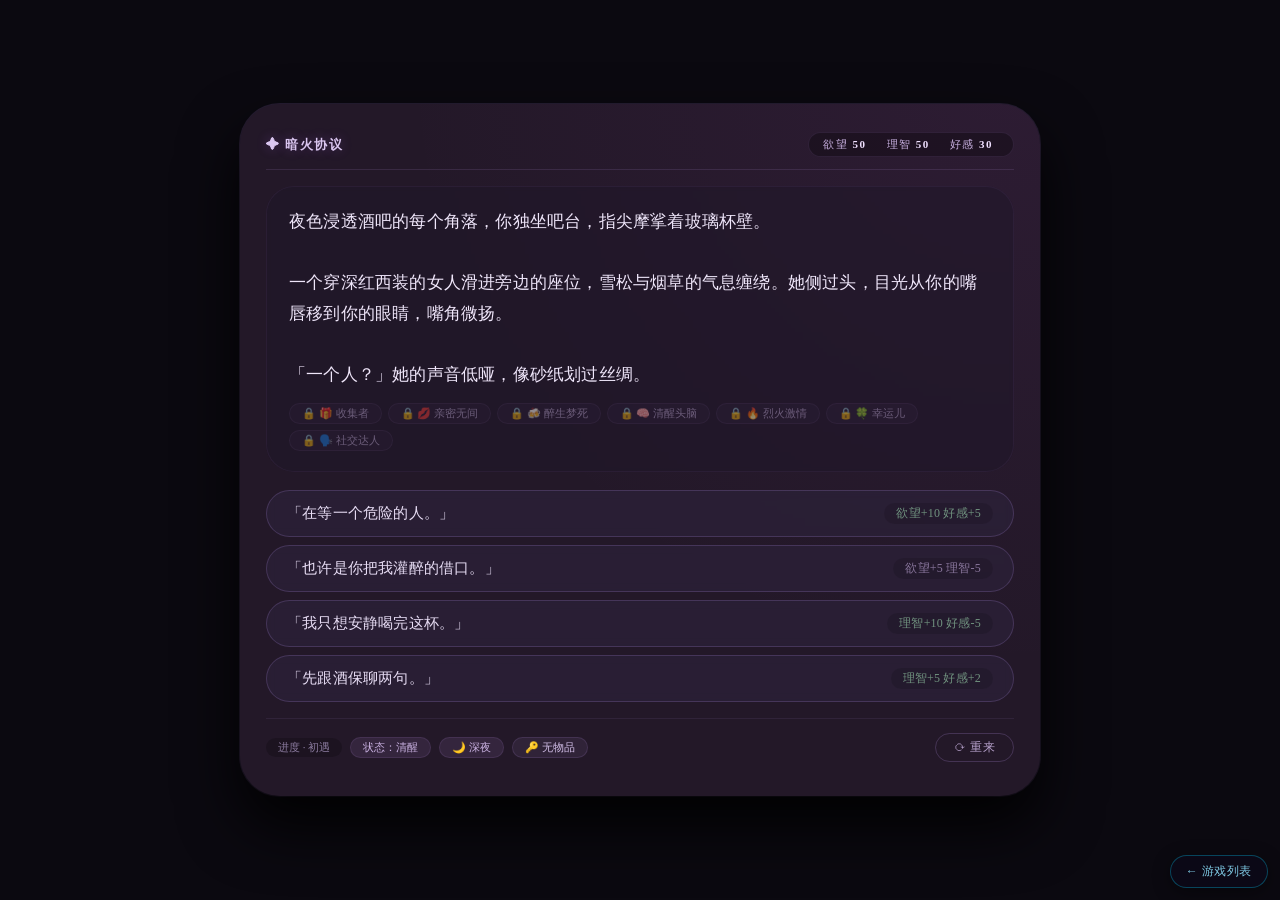
<file: darkfire.html>
<!DOCTYPE html>
<html lang="zh-CN">
<head>
    <meta charset="UTF-8" />
    <meta name="viewport" content="width=device-width, initial-scale=1.0" />
    <title>暗火协议 · 豪华版</title>
    <style>
        * { box-sizing: border-box; margin: 0; padding: 0; }
        body {
            background: #0b0910;
            min-height: 100vh;
            display: flex;
            justify-content: center;
            align-items: center;
            font-family: 'Segoe UI', 'Georgia', serif;
            padding: 16px;
            margin: 0;
        }
        .game-box {
            max-width: 800px;
            width: 100%;
            background: #17121e;
            border-radius: 40px;
            padding: 28px 26px 34px;
            box-shadow: 0 30px 60px rgba(0,0,0,0.9), 0 0 0 1px rgba(200,150,255,0.15);
            position: relative;
            overflow: hidden;
            transition: background 0.4s;
        }
        .game-box::after {
            content: '';
            position: absolute;
            top: -30%;
            right: -20%;
            width: 120%;
            height: 120%;
            background: radial-gradient(circle at 80% 20%, rgba(180,80,200,0.07) 0%, transparent 60%);
            pointer-events: none;
        }
        .header {
            display: flex;
            justify-content: space-between;
            align-items: center;
            border-bottom: 1px solid rgba(200,160,255,0.12);
            padding-bottom: 12px;
            margin-bottom: 16px;
            font-size: 13px;
            letter-spacing: 1.5px;
            text-transform: uppercase;
            color: #9b86b0;
            position: relative;
            z-index: 1;
            flex-wrap: wrap;
            gap: 8px;
        }
        .brand { font-weight: 600; color: #dac6f0; text-shadow: 0 0 12px rgba(180,100,255,0.25); }
        .stats {
            display: flex;
            gap: 14px;
            font-size: 11px;
            background: rgba(0,0,0,0.3);
            padding: 4px 14px;
            border-radius: 40px;
            border: 1px solid rgba(200,160,255,0.1);
            flex-wrap: wrap;
        }
        .stats span { color: #c8b0e0; }
        .stats .val { color: #f0e0ff; font-weight: 600; min-width: 20px; display: inline-block; }
        .scene {
            background: rgba(30,22,40,0.5);
            backdrop-filter: blur(2px);
            border-radius: 28px;
            padding: 20px 22px;
            margin-bottom: 18px;
            border: 1px solid rgba(200,150,255,0.06);
            min-height: 180px;
            position: relative;
            z-index: 1;
            transition: 0.3s;
        }
        .scene-text {
            font-size: 17px;
            line-height: 1.8;
            color: #efe6fa;
            font-weight: 300;
            letter-spacing: 0.2px;
            white-space: pre-wrap;
        }
        .scene-text .highlight { color: #f0c8ff; font-weight: 400; }
        .scene-text .dice-result {
            display: inline-block;
            background: rgba(200,160,255,0.15);
            padding: 0 12px;
            border-radius: 30px;
            color: #f0d8ff;
            font-weight: 500;
        }
        .choices {
            display: flex;
            flex-direction: column;
            gap: 8px;
            margin: 14px 0 12px;
            position: relative;
            z-index: 1;
        }
        .choice-btn {
            background: rgba(45,35,60,0.6);
            border: 1px solid rgba(200,160,255,0.18);
            border-radius: 60px;
            padding: 12px 20px;
            font-size: 15px;
            font-weight: 400;
            color: #e8ddf5;
            cursor: pointer;
            transition: all 0.2s;
            text-align: left;
            backdrop-filter: blur(4px);
            font-family: inherit;
            letter-spacing: 0.2px;
            display: flex;
            align-items: center;
            gap: 10px;
        }
        .choice-btn:hover {
            background: rgba(90,60,130,0.5);
            border-color: #c8a0f0;
            transform: scale(1.01);
            box-shadow: 0 0 25px rgba(160,100,220,0.12);
        }
        .choice-btn:active { transform: scale(0.97); }
        .choice-btn .tag {
            font-size: 12px;
            opacity: 0.6;
            margin-left: auto;
            background: rgba(0,0,0,0.2);
            padding: 2px 12px;
            border-radius: 40px;
            white-space: nowrap;
        }
        .choice-btn .tag.good { color: #9fdfb0; }
        .choice-btn .tag.bad { color: #f09a9a; }
        .choice-btn .tag.neutral { color: #c8b0e0; }
        .choice-btn .tag.locked { color: #ffaa66; background: rgba(255,170,100,0.15); }
        .footer {
            margin-top: 16px;
            display: flex;
            justify-content: space-between;
            align-items: center;
            font-size: 12px;
            color: #7f6b94;
            border-top: 1px solid rgba(200,160,255,0.08);
            padding-top: 14px;
            position: relative;
            z-index: 1;
            flex-wrap: wrap;
            gap: 8px;
        }
        .reset-btn {
            background: transparent;
            border: 1px solid rgba(200,160,255,0.2);
            color: #b49fc9;
            padding: 5px 18px;
            border-radius: 40px;
            font-size: 12px;
            cursor: pointer;
            transition: 0.2s;
            font-family: inherit;
            letter-spacing: 0.5px;
        }
        .reset-btn:hover {
            background: rgba(200,160,255,0.08);
            border-color: #b89fd0;
            color: #dccaf0;
        }
        .inventory {
            display: flex;
            gap: 6px;
            flex-wrap: wrap;
        }
        .inv-item {
            background: rgba(200,160,255,0.08);
            padding: 2px 12px;
            border-radius: 30px;
            border: 1px solid rgba(200,160,255,0.12);
            color: #d4c0ea;
            font-size: 11px;
        }
        .progress {
            font-size: 11px;
            color: #8a7a9e;
            background: rgba(0,0,0,0.2);
            padding: 2px 12px;
            border-radius: 40px;
        }
        .status-badge {
            display: inline-block;
            background: rgba(200,160,255,0.1);
            padding: 2px 12px;
            border-radius: 30px;
            border: 1px solid rgba(200,160,255,0.1);
            font-size: 11px;
            color: #c8b0e0;
        }
        .mini-game-area {
            margin: 14px 0 8px;
            padding: 14px;
            background: rgba(0,0,0,0.3);
            border-radius: 28px;
            border: 1px dashed rgba(200,160,255,0.2);
        }
        .mini-input {
            background: transparent;
            border: 1px solid rgba(200,160,255,0.3);
            color: #efe6fa;
            padding: 6px 12px;
            border-radius: 40px;
            font-size: 16px;
            width: 70px;
            text-align: center;
            font-family: inherit;
        }
        .mini-input:focus { outline: none; border-color: #c8a0f0; }
        .mini-btn {
            background: rgba(200,160,255,0.15);
            border: 1px solid rgba(200,160,255,0.3);
            color: #efe6fa;
            padding: 6px 18px;
            border-radius: 40px;
            font-size: 14px;
            cursor: pointer;
            transition: 0.2s;
            font-family: inherit;
        }
        .mini-btn:hover { background: rgba(200,160,255,0.25); }
        .achievement-list {
            display: flex;
            flex-wrap: wrap;
            gap: 6px;
            margin-top: 6px;
        }
        .ach-item {
            background: rgba(200,160,255,0.05);
            border: 1px solid rgba(200,160,255,0.1);
            border-radius: 30px;
            padding: 2px 12px;
            font-size: 11px;
            color: #b49fc9;
        }
        .ach-item.unlocked { color: #f0d8ff; border-color: rgba(200,160,255,0.4); background: rgba(200,160,255,0.1); }
        .ach-item.locked { opacity: 0.5; }
        @media (max-width: 500px) {
            .game-box { padding: 18px 14px; }
            .scene-text { font-size: 15px; }
            .choice-btn { font-size: 14px; padding: 10px 14px; }
            .stats { font-size: 10px; gap: 8px; }
        }
    </style>
</head>
<body>
<div class="game-box" id="gameBox">
    <div class="header">
        <span class="brand">✦ 暗火协议</span>
        <div class="stats">
            <span>欲望 <span class="val" id="desireVal">50</span></span>
            <span>理智 <span class="val" id="reasonVal">50</span></span>
            <span>好感 <span class="val" id="favorVal">30</span></span>
        </div>
    </div>

    <div class="scene" id="sceneDisplay">
        <div class="scene-text" id="sceneText">加载故事中...</div>
        <div id="miniGameContainer" style="margin-top:12px;"></div>
        <div id="achievementContainer" style="margin-top:12px;"></div>
    </div>

    <div class="choices" id="choicesContainer"></div>

    <div class="footer">
        <div style="display: flex; align-items: center; gap: 8px; flex-wrap: wrap;">
            <span class="progress" id="progressLabel">进度 · 初遇</span>
            <span class="status-badge" id="stateBadge">状态：清醒</span>
            <span class="status-badge" id="timeBadge">🌙 深夜</span>
            <div class="inventory" id="inventoryContainer"><span class="inv-item">🔑 无物品</span></div>
        </div>
        <button class="reset-btn" id="resetBtn">⟳ 重来</button>
    </div>
</div>

<script>
    // ─── 游戏核心 ──────────────────────────────────────────
    const G = {
        desire: 50,
        reason: 50,
        favor: 30,
        inventory: [],
        flags: {
            hasDrunk: false,
            hasKissed: false,
            hasSecret: false,
            hasDarkroom: false,
            hasMetBefore: false,
            hasGambled: false,
            hasTalkedToBartender: false,
            hasWonMiniGame: false,
            hasLostMiniGame: false,
        },
        currentId: 'start',
        dice: () => Math.floor(Math.random() * 6) + 1,
        clamp: (v, min=0, max=100) => Math.min(max, Math.max(min, v)),
        time: 0, // 0=深夜, 1=凌晨, 2=黎明
        achievements: [],
        // 随机事件
        triggerRandom: function() {
            if (Math.random() < 0.25) {
                const events = [
                    { text: '👻 一阵风吹过，吧台上的蜡烛晃动了一下，她的影子在墙上拉长。你感到一丝寒意。', effect: () => { G.reason = G.clamp(G.reason - 5); } },
                    { text: '🎵 酒吧的爵士乐突然换了一首慢歌，她向你伸出手：「跳支舞吗？」', effect: () => { G.favor = G.clamp(G.favor + 5); } },
                    { text: '📱 你的手机突然震动，是一条陌生号码的短信：「别喝太多，注意安全。」你疑惑地收起手机。', effect: () => { G.reason = G.clamp(G.reason + 5); } },
                    { text: '💡 头顶的灯光忽明忽暗，她低声说：「这地方总是这样，仿佛在暗示什么。」', effect: () => { G.desire = G.clamp(G.desire + 3); } },
                ];
                return events[Math.floor(Math.random() * events.length)];
            }
            return null;
        },
        // 成就系统
        unlockAchievement: function(id, name) {
            if (!G.achievements.includes(id)) {
                G.achievements.push(id);
                // 显示通知（简单用alert，但为了体验，我们只更新UI）
                updateAchievementUI();
            }
        },
        checkAchievements: function() {
            if (G.inventory.length >= 5 && !G.achievements.includes('collector')) {
                G.unlockAchievement('collector', '🎁 收集者');
            }
            if (G.flags.hasKissed && G.flags.hasDarkroom && !G.achievements.includes('intimate')) {
                G.unlockAchievement('intimate', '💋 亲密无间');
            }
            if (G.flags.hasDrunk && G.flags.hasGambled && !G.achievements.includes('reckless')) {
                G.unlockAchievement('reckless', '🍻 醉生梦死');
            }
            if (G.reason >= 80 && !G.achievements.includes('wise')) {
                G.unlockAchievement('wise', '🧠 清醒头脑');
            }
            if (G.desire >= 80 && !G.achievements.includes('passionate')) {
                G.unlockAchievement('passionate', '🔥 烈火激情');
            }
            if (G.flags.hasWonMiniGame && !G.achievements.includes('lucky')) {
                G.unlockAchievement('lucky', '🍀 幸运儿');
            }
            if (G.flags.hasTalkedToBartender && !G.achievements.includes('social')) {
                G.unlockAchievement('social', '🗣️ 社交达人');
            }
        }
    };

    // ─── 故事节点（28个）─────────────────────────────────
    const story = {

        start: {
            id: 'start',
            text: `夜色浸透酒吧的每个角落，你独坐吧台，指尖摩挲着玻璃杯壁。\n\n一个穿深红西装的女人滑进旁边的座位，雪松与烟草的气息缠绕。她侧过头，目光从你的嘴唇移到你的眼睛，嘴角微扬。\n\n「一个人？」她的声音低哑，像砂纸划过丝绸。`,
            choices: [
                { text: '「在等一个危险的人。」', next: 'flirt1', effects: { desire: +10, favor: +5 } },
                { text: '「也许是你把我灌醉的借口。」', next: 'flirt2', effects: { desire: +5, reason: -5 } },
                { text: '「我只想安静喝完这杯。」', next: 'cold', effects: { reason: +10, favor: -5 } },
                { text: '「先跟酒保聊两句。」', next: 'bartender', effects: { reason: +5, favor: +2 } }
            ],
            state: '初遇',
            onEnter: function() {
                const evt = G.triggerRandom();
                if (evt) return { extraText: evt.text, extraEffect: evt.effect };
                return null;
            }
        },

        bartender: {
            id: 'bartender',
            text: `你转向吧台内的酒保，他正在擦一个玻璃杯。他抬头看了你一眼，又瞥了一眼旁边的女人，低声说：「那位女士经常来，但很少跟人说话。你挺特别。」\n\n他递给你一杯免费的特调：「小心点，她可不是什么简单人物。」`,
            choices: [
                { text: '「谢谢提醒，但我喜欢冒险。」', next: 'flirt1', effects: { desire: +10, favor: +3 } },
                { text: '「那我还是离她远点吧。」', next: 'cold', effects: { reason: +10 } },
                { text: '「她叫什么名字？」', next: 'name_ask', effects: { favor: +5, reason: +5 } }
            ],
            state: '酒保支线',
            onEnter: function() {
                G.flags.hasTalkedToBartender = true;
                G.unlockAchievement('social');
                return null;
            }
        },

        flirt1: {
            id: 'flirt1',
            text: `她轻笑一声，指尖沿着吧台边缘滑向你的手背，若有若无地碰触。「危险的人已经来了。」\n\n她凑近，温热的呼吸拂过你耳廓：「我订了楼上的包间，落地窗和城市夜景……要来吗？」\n\n她的指尖在你手背画着圈，眼神里藏着火焰。`,
            choices: [
                { text: '「带路吧，我可不想错过夜景。」', next: 'intimate', effects: { desire: +15, favor: +10 }, condition: () => G.desire >= 40 },
                { text: '「你身上有太多秘密，我不敢跟。」', next: 'cautious', effects: { reason: +10, favor: -5 } },
                { text: '「先告诉我你的名字。」', next: 'name_ask', effects: { favor: +5, reason: +5 } }
            ],
            state: '挑逗'
        },

        flirt2: {
            id: 'flirt2',
            text: `她挑眉，忽然抓住你的手腕，力道轻柔却不容挣脱。「那你得先证明你的酒量。」\n\n她叫了两杯深红色的特调，推到你面前一杯，自己先饮了一口，唇边留下暗色痕迹。「喝完这杯，我可以告诉你我的名字。」`,
            choices: [
                { text: '一饮而尽，然后直视她。', next: 'intimate', effects: { desire: +15, reason: -10, favor: +5 }, onChoose: () => { G.flags.hasDrunk = true; } },
                { text: '轻轻推开杯子：「我更想先知道你的秘密。」', next: 'cautious', effects: { reason: +10, favor: +5 } },
                { text: '「不如我们玩个骰子游戏？」', next: 'dice_game', effects: { desire: +5, favor: +5 } }
            ],
            state: '试探'
        },

        cold: {
            id: 'cold',
            text: `她耸肩，并不生气，反而靠近你耳边低声说：「那好，我等你改变主意。」\n\n她留下一个写有房间号的纸条，转身离去。你捏着纸条，指尖能感到纸上的余温。`,
            choices: [
                { text: '扔掉纸条，独自离开。', next: 'end_alone', effects: { reason: +10 } },
                { text: '攥紧纸条，追了上去。', next: 'intimate', effects: { desire: +10, favor: +5 } }
            ],
            state: '犹豫'
        },

        name_ask: {
            id: 'name_ask',
            text: `她微微一怔，随即笑得更深：「很少有人问我的名字。我叫伊芙琳。」\n\n她主动握住你的手：「既然你问了名字，那我们就别只做一夜的过客。」\n\n她靠近，在你耳边留下房间号：「顶楼套房，想来的话……带着你的诚意。」`,
            choices: [
                { text: '「我会去的。」—— 走向电梯', next: 'intimate', effects: { desire: +10, favor: +15 } },
                { text: '「今晚先到这里吧。」', next: 'end_alone', effects: { reason: +5 } }
            ],
            state: '名字'
        },

        dice_game: {
            id: 'dice_game',
            text: `她饶有兴致地挑眉：「赌什么？」\n\n你从口袋里摸出一枚骰子：「如果我赢了，你告诉我一个秘密。如果你赢了，我陪你喝到天亮。」\n\n她点头，你掷出骰子……`,
            choices: [
                { text: '掷出骰子 (随机判定)', next: 'dice_result', effects: {}, isDice: true }
            ],
            state: '赌局',
            onEnter: function() { G.flags.hasGambled = true; return null; }
        },

        dice_result: {
            id: 'dice_result',
            text: `骰子滚落桌面，最终停下……`,
            choices: [],
            state: '骰子结果',
            dynamic: true
        },

        dice_lose: {
            id: 'dice_lose',
            text: `她轻笑：「看来今晚你得陪我喝到天亮了。」\n\n她叫来一瓶威士忌，两人一杯接一杯。你发现她喝醉时会不自觉地靠近你，呼吸变得灼热。\n\n凌晨两点，她靠在你的肩上，含糊地说：「你知道吗……我很久没这么开心了。」`,
            choices: [
                { text: '「我也是。」—— 扶她上楼', next: 'intimate', effects: { desire: +10, favor: +15, item: '🍷 威士忌之夜' }, onChoose: () => { G.flags.hasDrunk = true; } },
                { text: '「你喝多了，我送你回家。」', next: 'end_trust', effects: { reason: +15, favor: +5 } }
            ],
            state: '醉意'
        },

        cautious: {
            id: 'cautious',
            text: `她盯着你看了几秒，忽然笑出声：「你比我想象的有意思。」\n\n她站起，俯身在你耳边留下一句话：「我住在顶楼套房，门牌号是你的幸运数字。想来的时候，敲门三下。」\n\n然后她消失在走廊尽头，留下你一人对着那杯未动的酒。`,
            choices: [
                { text: '追上去，敲响那扇门。', next: 'intimate', effects: { desire: +10, favor: +5 } },
                { text: '离开酒吧，不再回头。', next: 'end_alone', effects: { reason: +10 } },
                { text: '再坐一会儿，回味她说的话。', next: 'rethink', effects: { reason: +5, favor: +5 } }
            ],
            state: '悬疑'
        },

        rethink: {
            id: 'rethink',
            text: `你独自坐在空荡的酒吧里，灯光昏黄。她的气息还留在空气中。\n\n你想起她的眼神、她的温度、她留下的房间号……你掏出手机，犹豫着是否要发个信息。\n\n就在这时，酒保递来一张纸条：「那位女士让我转交的。」上面写着：『707，等你到三点。』`,
            choices: [
                { text: '立刻起身去707。', next: 'intimate', effects: { desire: +20, favor: +10 } },
                { text: '把纸条收好，改天再说。', next: 'end_continue', effects: { reason: +10, favor: +5, item: '📄 纸条' } }
            ],
            state: '回味'
        },

        intimate: {
            id: 'intimate',
            text: `包间的落地窗外是整座城市的灯火。她站在玻璃前，倒影里她的轮廓妖娆。你走近，她回头，近得能数清她的睫毛。\n\n她抬手解开领口的第一颗纽扣，声音低哑：「协议很简单——今晚你属于我，我也属于你。天亮之前，彼此不问过去。」\n\n她回身，指尖抚过你的脸颊，沿着下颌线滑下。`,
            choices: [
                { text: '「我接受。」—— 吻住她。', next: 'end_passion', effects: { desire: +20, favor: +10 }, onChoose: () => { G.flags.hasKissed = true; } },
                { text: '「我需要先知道你的名字。」', next: 'end_trust', effects: { favor: +10, reason: +5 } },
                { text: '「先喝一杯，慢慢来。」', next: 'drink_room', effects: { reason: +10, desire: -5 } },
                { text: '「我们来玩个猜数字游戏吧。」', next: 'mini_game', effects: {} }
            ],
            state: '亲密'
        },

        mini_game: {
            id: 'mini_game',
            text: `她饶有兴趣地挑眉：「猜数字？好，我心中想一个1到10之间的数字，你猜三次。猜中了我告诉你一个秘密。」\n\n你开始猜测……`,
            choices: [],
            state: '迷你游戏',
            dynamic: true,
            onEnter: function() {
                // 生成猜数字界面
                return { miniGame: true };
            }
        },

        drink_room: {
            id: 'drink_room',
            text: `她微微一愣，随即笑着为你倒了一杯威士忌。「好，慢慢来。」\n\n你们坐在落地窗边，聊起彼此的生活。她告诉你她是个摄影师，喜欢在夜晚捕捉城市的灵魂。你告诉她你的工作，她听得认真。\n\n酒过三巡，她忽然轻声说：「你知道吗，我今晚本来只是想找个人喝酒。」\n\n「那现在呢？」你问。\n\n她看着你，目光柔软：「现在……我想带你看看我的暗房。」`,
            choices: [
                { text: '「我跟你去。」—— 她牵起你的手', next: 'darkroom', effects: { desire: +15, favor: +15 } },
                { text: '「时候不早了，我该走了。」', next: 'end_alone', effects: { reason: +10 } }
            ],
            state: '微醺'
        },

        darkroom: {
            id: 'darkroom',
            text: `暗房里红灯幽幽，墙上挂满了她的作品——黑白的人像，情绪饱满。她指着一张照片说：「这是我拍过的最喜欢的一张。」\n\n照片里是一个人的背影，站在天台上，城市在脚下铺开。\n\n「那是我，」她轻声说，「三年前，我刚来这座城市。」\n\n她转过身，面对着你，距离近得能感受到彼此的心跳。「今晚，我不想再一个人了。」`,
            choices: [
                { text: '「我留下来陪你。」—— 拥抱她', next: 'end_passion', effects: { desire: +25, favor: +20, item: '📸 暗房回忆' }, onChoose: () => { G.flags.hasDarkroom = true; } },
                { text: '「你需要的是朋友，而不是一夜情。」', next: 'end_trust', effects: { reason: +20, favor: +15 } }
            ],
            state: '暗房'
        },

        // ─── 结局与后续 ──────────────────────────────────

        end_passion: {
            id: 'end_passion',
            text: `她回应了你的吻，带着征服和温柔。那一夜，窗外的霓虹与屋内的温度融为一体。\n\n清晨，她在晨光中递给你一杯咖啡，笑着说：「协议结束。但如果你想续约……」她留下一个电话号码，压在杯底。\n\n你拿起手机，在「是否保存」的提示前停留。`,
            choices: [
                { text: '保存号码 —— 故事未完。', next: 'after_passion', effects: { favor: +15, desire: +5, item: '📞 号码' } },
                { text: '删除号码 —— 一夜足够。', next: 'end_alone', effects: { reason: +10 } }
            ],
            state: '激情'
        },

        after_passion: {
            id: 'after_passion',
            text: `你存下了号码，心底多了一段记忆。几天后，你拨通了那个号码。\n\n电话那头，她的声音带着笑意：「我就知道你会打来。」\n\n你们约在同一个酒吧见面。这一次，她穿了一身墨绿色的裙子，见到你时，她主动牵起你的手。\n\n「这次，我们慢慢来。」她说。`,
            choices: [
                { text: '「好，慢慢来。」—— 开始一段关系', next: 'end_continue', effects: { favor: +30, desire: +10 } },
                { text: '「我可能还是不适合认真。」', next: 'end_alone', effects: { reason: +10 } }
            ],
            state: '续约'
        },

        end_trust: {
            id: 'end_trust',
            text: `她沉默片刻，轻声道：「我叫伊芙琳。很久没人问过我的名字了。」\n\n她主动握住你的手，十指相扣。「既然你问了名字，那协议就得改一改——我们慢慢来。」\n\n她靠在你肩上，窗外天色渐亮。`,
            choices: [
                { text: '「好，慢慢来。」—— 从朋友开始。', next: 'after_trust', effects: { favor: +20, reason: +5 } },
                { text: '「可我只有今晚。」—— 推开她。', next: 'end_alone', effects: { desire: -10, reason: +5 } }
            ],
            state: '信任'
        },

        after_trust: {
            id: 'after_trust',
            text: `你和她成了朋友，偶尔一起喝咖啡、散步。她向你展示更多自己的作品，你也跟她分享你的生活。\n\n一个月后的夜晚，她发来一条信息：「我在天台上，城市的灯都亮了。你要来吗？」\n\n你赶到时，她正对着夜景微笑。她转过头，眼中映着灯火。\n\n「我想，我可能爱上你了。」她低声说。`,
            choices: [
                { text: '「我也爱你。」—— 拥抱她', next: 'end_continue', effects: { favor: +30, desire: +15, item: '💞 真心' } },
                { text: '「我还没准备好。」—— 保持距离', next: 'end_alone', effects: { reason: +10 } }
            ],
            state: '升温'
        },

        end_alone: {
            id: 'end_alone',
            text: `你独自走出酒吧，夜风迎面。那抹红唇和暗香留在身后，像一场未完成的梦。\n\n你走在空荡的街道上，心里却回味着刚才的每一个瞬间。也许某天你会再回来，也许不会。`,
            choices: [
                { text: '「再回去喝一杯。」—— 回到酒吧', next: 'start', effects: { desire: -5, reason: -5 } },
                { text: '「彻底离开，不再回头。」—— 结束', next: 'final_end', effects: {} }
            ],
            state: '落幕'
        },

        end_continue: {
            id: 'end_continue',
            text: `手机里多了一个名字，心底多了一段记忆。\n\n你们的故事没有结束，只是换了一种方式燃烧。未来的某天，当你再次看到霓虹灯，也许会想起那个穿深红西装的女人。\n\n—— 而那时，你会主动拨通那个号码，或者收到她的消息。`,
            choices: [
                { text: '「我想她了。」—— 主动联系', next: 'after_passion', effects: { desire: +10, favor: +10 } },
                { text: '「让时间证明一切。」—— 顺其自然', next: 'final_end', effects: { reason: +10 } }
            ],
            state: '未完待续'
        },

        final_end: {
            id: 'final_end',
            text: `夜色渐渐褪去，黎明将至。\n\n这段故事已经画上句号，但回忆会留在心里。\n\n如果你愿意，可以重新开始，书写不同的夜晚。`,
            choices: [
                { text: '重新开始 (保留数值)', next: 'start', effects: {} }
            ],
            state: '终章'
        },

        hidden_ending: {
            id: 'hidden_ending',
            text: `✨ 你集齐了所有回忆的碎片：威士忌之夜、纸条、暗房回忆、号码、真心、骰子、还有更多……\n\n你站在她面前，她微笑着看着你：「你终于找到了全部的我。」\n\n你们相拥在晨光里，这一次，没有任何协议，只有彼此。\n\n🎉 隐藏结局达成！`,
            choices: [
                { text: '重新开始', next: 'start', effects: {} }
            ],
            state: '隐藏结局'
        },

        // 以下两个节点为整合时补充：原文迷你游戏结束后会跳转到不存在的场景，
        // 导致故事直接跳回开头。补上后胜负各有归宿。
        after_minigame_win: {
            id: 'after_minigame_win',
            text: `她靠得更近，指尖轻点你的胸口：「你赢了，说吧，想知道什么？」\n\n你笑了笑：「我想知道……你愿不愿意跟我走。」\n\n她挑眉，牵起你的手。`,
            choices: [
                { text: '「跟我走。」', next: 'intimate', effects: { desire: +15, favor: +15 } },
                { text: '「今晚就到这里。」', next: 'end_trust', effects: { reason: +10, favor: +10 } }
            ],
            state: '胜利'
        },

        after_minigame_lose: {
            id: 'after_minigame_lose',
            text: `她轻叹，又为你倒了一杯：「输了就要罚酒哦。」\n\n酒意上涌，你看着她的眼神渐渐模糊又清晰。`,
            choices: [
                { text: '「罚就罚。」—— 一饮而尽', next: 'intimate', effects: { desire: +10, reason: -5, favor: +10 } },
                { text: '「我认输，先走了。」', next: 'end_alone', effects: { reason: +10 } }
            ],
            state: '败北'
        }
    };

    // ─── 辅助函数 ──────────────────────────────────────────

    function applyEffects(effects) {
        if (!effects) return;
        if (effects.desire) G.desire = G.clamp(G.desire + effects.desire);
        if (effects.reason) G.reason = G.clamp(G.reason + effects.reason);
        if (effects.favor) G.favor = G.clamp(G.favor + effects.favor);
        if (effects.item) {
            if (!G.inventory.includes(effects.item)) G.inventory.push(effects.item);
        }
        updateStatsUI();
        updateInventoryUI();
        updateBadge();
        updateTime();
        G.checkAchievements();
    }

    function updateStatsUI() {
        document.getElementById('desireVal').textContent = G.desire;
        document.getElementById('reasonVal').textContent = G.reason;
        document.getElementById('favorVal').textContent = G.favor;
        const box = document.getElementById('gameBox');
        const warmth = Math.min(100, Math.max(0, G.desire * 0.6 + 20));
        const cool = Math.min(100, Math.max(0, G.reason * 0.6 + 20));
        box.style.background = `rgb(${20 + warmth*0.3}, ${14 + (100-warmth)*0.2}, ${30 + cool*0.2})`;
    }

    function updateInventoryUI() {
        const container = document.getElementById('inventoryContainer');
        if (G.inventory.length === 0) {
            container.innerHTML = '<span class="inv-item">🔑 无物品</span>';
        } else {
            container.innerHTML = G.inventory.map(item => `<span class="inv-item">${item}</span>`).join('');
        }
    }

    function updateBadge() {
        let status = '清醒';
        if (G.flags.hasDrunk) status = '微醺';
        if (G.flags.hasKissed) status = '缠绵';
        if (G.flags.hasDarkroom) status = '暧昧';
        if (G.flags.hasSecret) status = '知心';
        document.getElementById('stateBadge').textContent = '状态：' + status;
    }

    function updateTime() {
        // 根据进度改变时间（简化：每进入一个新节点，时间推进）
        const timeLabels = ['🌙 深夜', '🌓 凌晨', '🌅 黎明'];
        G.time = Math.min(2, G.time + 0.3);
        document.getElementById('timeBadge').textContent = timeLabels[Math.floor(G.time) % 3];
    }

    function updateAchievementUI() {
        const container = document.getElementById('achievementContainer');
        const allAchievements = [
            { id: 'collector', name: '🎁 收集者' },
            { id: 'intimate', name: '💋 亲密无间' },
            { id: 'reckless', name: '🍻 醉生梦死' },
            { id: 'wise', name: '🧠 清醒头脑' },
            { id: 'passionate', name: '🔥 烈火激情' },
            { id: 'lucky', name: '🍀 幸运儿' },
            { id: 'social', name: '🗣️ 社交达人' }
        ];
        let html = '<div class="achievement-list">';
        allAchievements.forEach(a => {
            const unlocked = G.achievements.includes(a.id);
            html += `<span class="ach-item ${unlocked ? 'unlocked' : 'locked'}">${unlocked ? '✅' : '🔒'} ${a.name}</span>`;
        });
        html += '</div>';
        container.innerHTML = html;
    }

    function checkCondition(cond) {
        if (!cond) return true;
        if (typeof cond === 'function') return cond();
        return true;
    }

    function generateDiceResult() {
        const roll = G.dice();
        const success = roll >= 4;
        let text = `骰子滚落桌面，最终停在 <span class="dice-result">${roll}</span>。\n\n`;
        let nextId = '';
        let effects = {};
        if (success) {
            text += `「你赢了，」她眼神闪烁，「我确实有个秘密——我叫伊芙琳，而且……我今晚本来没打算跟任何人走，但你不同。」\n\n她主动拉起你的手：「来吧，房间号是 707。」`;
            nextId = 'intimate';
            effects = { desire: +15, favor: +15, item: '🎲 伊芙琳的骰子' };
            G.flags.hasSecret = true;
        } else {
            text += `她轻笑：「看来今晚你得陪我喝到天亮了。」\n\n她叫来一瓶威士忌，两人一杯接一杯。你发现她喝醉时会不自觉地靠近你，呼吸变得灼热。`;
            nextId = 'dice_lose';
            effects = { desire: +5, favor: +5, reason: -10 };
        }
        const tempNode = {
            id: 'dice_result_temp',
            text: text,
            choices: [
                { text: '继续', next: nextId, effects: effects }
            ],
            state: '骰子结果'
        };
        return tempNode;
    }

    // ─── 迷你游戏 ──────────────────────────────────────────

    function renderMiniGame() {
        const container = document.getElementById('miniGameContainer');
        container.innerHTML = '';
        // 生成猜数字游戏
        const target = Math.floor(Math.random() * 10) + 1;
        let attempts = 0;
        const maxAttempts = 3;
        const gameDiv = document.createElement('div');
        gameDiv.className = 'mini-game-area';
        gameDiv.innerHTML = `
            <div style="color:#d4c0ea; margin-bottom:8px;">猜一个1~10之间的数字 (剩余 <span id="attemptsLeft">${maxAttempts}</span> 次)</div>
            <div style="display:flex; gap:8px; align-items:center;">
                <input type="number" id="guessInput" class="mini-input" min="1" max="10" placeholder="?">
                <button id="guessBtn" class="mini-btn">猜</button>
                <span id="miniResult" style="color:#b89fd0; font-size:14px;"></span>
            </div>
        `;
        container.appendChild(gameDiv);

        const input = document.getElementById('guessInput');
        const btn = document.getElementById('guessBtn');
        const resultSpan = document.getElementById('miniResult');
        const attemptsSpan = document.getElementById('attemptsLeft');

        btn.addEventListener('click', function() {
            const guess = parseInt(input.value);
            if (isNaN(guess) || guess < 1 || guess > 10) {
                resultSpan.textContent = '请输入1~10的数字';
                return;
            }
            attempts++;
            attemptsSpan.textContent = maxAttempts - attempts;
            if (guess === target) {
                resultSpan.textContent = '🎉 猜对了！她微笑着靠近你：「你赢了。」';
                resultSpan.style.color = '#9fdfb0';
                G.flags.hasWonMiniGame = true;
                G.unlockAchievement('lucky');
                applyEffects({ desire: +10, favor: +10, item: '🎯 胜利勋章' });
                btn.disabled = true;
                // 自动跳转
                setTimeout(() => {
                    renderScene('after_minigame_win');
                }, 1500);
            } else {
                const hint = guess < target ? '小了' : '大了';
                resultSpan.textContent = `❌ ${hint}，再试一次`;
                resultSpan.style.color = '#f09a9a';
                if (attempts >= maxAttempts) {
                    resultSpan.textContent = `😞 三次都错了，答案是 ${target}。她轻叹：「看来今晚你得多喝两杯了。」`;
                    G.flags.hasLostMiniGame = true;
                    applyEffects({ reason: -5, desire: +5 });
                    btn.disabled = true;
                    setTimeout(() => {
                        renderScene('after_minigame_lose');
                    }, 1500);
                }
            }
        });
    }

    // ─── 渲染引擎 ──────────────────────────────────────────

    function renderScene(stateId) {
        let node = story[stateId];
        if (stateId === 'dice_result') {
            node = generateDiceResult();
        }
        if (!node) node = story.start;

        // 执行 onEnter
        let extraText = '';
        let extraEffect = null;
        let miniGame = false;
        if (node.onEnter) {
            const result = node.onEnter();
            if (result) {
                if (result.extraText) extraText = result.extraText;
                if (result.extraEffect) extraEffect = result.extraEffect;
                if (result.miniGame) miniGame = true;
            }
        }

        // 更新进度
        document.getElementById('progressLabel').textContent = '进度 · ' + (node.state || '—');

        // 更新文本
        let fullText = node.text;
        if (extraText) fullText += '\n\n' + extraText;
        document.getElementById('sceneText').innerHTML = fullText.replace(/\n/g, '<br />');

        // 清空选择容器
        const container = document.getElementById('choicesContainer');
        container.innerHTML = '';

        // 清空迷你游戏容器
        const miniContainer = document.getElementById('miniGameContainer');
        miniContainer.innerHTML = '';

        // 如果节点需要迷你游戏
        if (miniGame) {
            renderMiniGame();
        }

        // 处理隐藏结局入口
        if (G.inventory.length >= 8 && !G.flags._hiddenShown) {
            const hiddenBtn = document.createElement('button');
            hiddenBtn.className = 'choice-btn';
            hiddenBtn.innerHTML = `<span>🌟 你感到所有碎片在共鸣……（前往隐藏结局）</span><span class="tag good">解锁</span>`;
            hiddenBtn.addEventListener('click', () => {
                G.flags._hiddenShown = true;
                renderScene('hidden_ending');
            });
            container.appendChild(hiddenBtn);
            G.flags._hiddenShown = true;
        }

        // 生成普通选项
        if (node.choices && node.choices.length > 0) {
            node.choices.forEach((choice) => {
                if (!checkCondition(choice.condition)) return;
                const btn = document.createElement('button');
                btn.className = 'choice-btn';
                let tagText = '';
                let tagClass = 'neutral';
                if (choice.effects) {
                    const parts = [];
                    if (choice.effects.desire) parts.push(`欲望${choice.effects.desire>0?'+':''}${choice.effects.desire}`);
                    if (choice.effects.reason) parts.push(`理智${choice.effects.reason>0?'+':''}${choice.effects.reason}`);
                    if (choice.effects.favor) parts.push(`好感${choice.effects.favor>0?'+':''}${choice.effects.favor}`);
                    if (choice.effects.item) parts.push(`+${choice.effects.item}`);
                    if (parts.length > 0) {
                        tagText = parts.join(' ');
                        const total = (choice.effects.desire||0) + (choice.effects.reason||0) + (choice.effects.favor||0);
                        if (total > 0) tagClass = 'good';
                        else if (total < 0) tagClass = 'bad';
                    }
                }
                if (choice.isDice) { tagText = '🎲 随机'; tagClass = 'neutral'; }
                btn.innerHTML = `<span>${choice.text}</span>${tagText ? `<span class="tag ${tagClass}">${tagText}</span>` : ''}`;
                btn.addEventListener('click', () => {
                    if (choice.onChoose) choice.onChoose();
                    if (choice.effects) applyEffects(choice.effects);
                    if (extraEffect) extraEffect();
                    if (choice.isDice) {
                        renderScene('dice_result');
                        return;
                    }
                    if (choice.next) renderScene(choice.next);
                });
                container.appendChild(btn);
            });
        }

        // 如果没有任何选项，添加默认
        if (container.children.length === 0 && !miniGame) {
            const msg = document.createElement('div');
            msg.style.cssText = 'color: #b89fd0; font-size: 15px; text-align: center; padding: 12px; border: 1px dashed rgba(200,160,255,0.2); border-radius: 60px;';
            msg.textContent = '✧ 此路已尽 · 点击下方「重来」 ✧';
            container.appendChild(msg);
        }

        // 更新成就UI
        updateAchievementUI();
        updateBadge();
        updateTime();
        G.checkAchievements();
        document.querySelector('.scene').scrollIntoView({ behavior: 'smooth', block: 'nearest' });
    }

    // ─── 重置 ──────────────────────────────────────────────

    function resetGame() {
        G.desire = 50;
        G.reason = 50;
        G.favor = 30;
        G.inventory = [];
        G.flags = {
            hasDrunk: false, hasKissed: false, hasSecret: false, hasDarkroom: false,
            hasMetBefore: false, hasGambled: false, hasTalkedToBartender: false,
            hasWonMiniGame: false, hasLostMiniGame: false, _hiddenShown: false
        };
        G.time = 0;
        G.achievements = [];
        updateStatsUI();
        updateInventoryUI();
        updateAchievementUI();
        renderScene('start');
    }

    // ─── 初始化 ────────────────────────────────────────────

    document.getElementById('resetBtn').addEventListener('click', resetGame);

    document.addEventListener('keydown', (e) => {
        if (e.key >= '1' && e.key <= '9') {
            const index = parseInt(e.key) - 1;
            const btns = document.querySelectorAll('.choice-btn');
            if (btns[index]) btns[index].click();
        }
        if (e.key === 'r' || e.key === 'R') resetGame();
    });

    // 启动
    updateStatsUI();
    updateInventoryUI();
    updateAchievementUI();
    renderScene('start');
    console.log('✦ 暗火协议 · 豪华版 ✦ 包含迷你游戏、酒保支线、时间系统、成就系统。');
</script>

<!-- 返回游戏列表（内联样式，独立于本页自身样式） -->
<a href="index.html" style="position:fixed;right:12px;bottom:12px;z-index:9999;padding:7px 15px;border-radius:30px;background:rgba(12,8,24,0.75);border:1px solid rgba(0,212,255,0.3);color:#7ec8e3;font-size:12px;text-decoration:none;font-family:sans-serif;letter-spacing:0.5px;box-shadow:0 4px 18px rgba(0,0,0,0.4);">← 游戏列表</a>
</body>
</html>
</file>
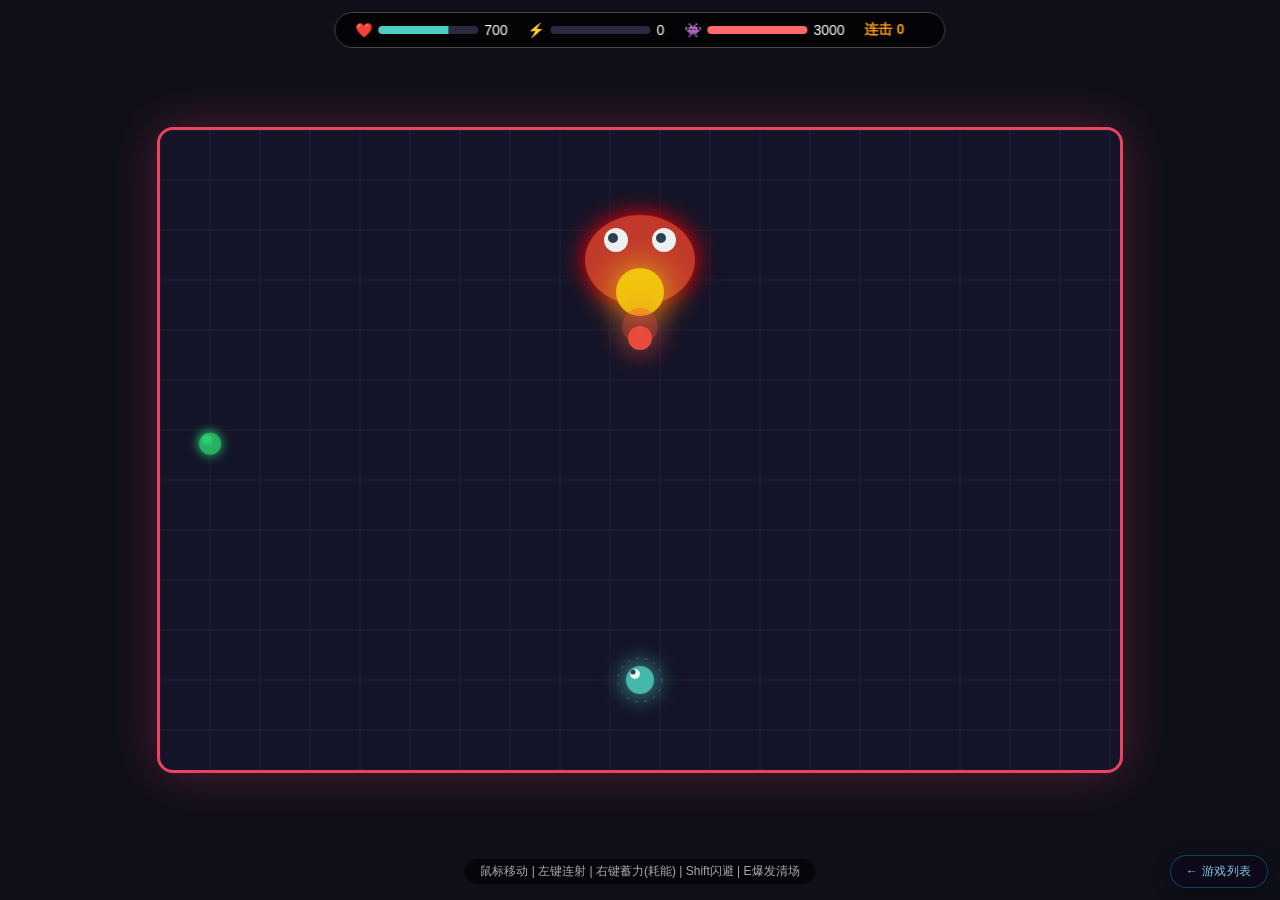
<file: navel.html>
<!DOCTYPE html>
<html>
<head><meta charset="UTF-8"><title>肚脐之战·进化版</title>
<style>
*{margin:0;padding:0}
body{background:#0f0f1a;display:flex;justify-content:center;align-items:center;height:100vh;font-family:sans-serif;user-select:none}
canvas{background:#141428;border:3px solid #e94560;border-radius:16px;box-shadow:0 0 50px rgba(233,69,96,0.3);cursor:none}
#ui{position:absolute;top:12px;left:50%;transform:translateX(-50%);background:rgba(0,0,0,0.7);backdrop-filter:blur(6px);padding:8px 20px;border-radius:30px;display:flex;gap:20px;color:#fff;font-size:14px;pointer-events:none;border:1px solid #444;flex-wrap:wrap;justify-content:center}
#ui .bar-wrap{display:flex;align-items:center;gap:6px}
#ui .bar{width:100px;height:8px;background:#2a2a3e;border-radius:4px;overflow:hidden}
#ui .bar div{height:100%;transition:width 0.15s}
.bar.hp div{background:#4ecdc4}
.bar.energy div{background:#f1c40f}
.bar.boss div{background:#ff6b6b}
#ui .combo{color:#f39c12;font-weight:bold;min-width:60px}
#tip{position:absolute;bottom:16px;left:50%;transform:translateX(-50%);color:#aaa;font-size:12px;background:rgba(0,0,0,0.6);padding:4px 16px;border-radius:20px;pointer-events:none;white-space:nowrap}
</style>
</head>
<body>
<div id="ui">
  <span class="bar-wrap">❤️ <span class="bar hp"><div id="pBar" style="width:100%"></div></span> <span id="pHp">1000</span></span>
  <span class="bar-wrap">⚡ <span class="bar energy"><div id="eBar" style="width:0%"></div></span> <span id="eTxt">0</span></span>
  <span class="bar-wrap">👾 <span class="bar boss"><div id="bBar" style="width:100%"></div></span> <span id="bHp">3000</span></span>
  <span class="combo" id="comboTxt">连击 0</span>
</div>
<div id="tip">鼠标移动 | 左键连射 | 右键蓄力(耗能) | Shift闪避 | E爆发清场</div>
<canvas id="c" width="960" height="640"></canvas>
<script>
const canvas=document.getElementById('c'), ctx=canvas.getContext('2d');
const W=960,H=640;

// ----- 玩家 -----
let p={
  x:480,y:550,r:14,
  hp:1000,maxHp:1000,
  energy:0,maxEnergy:100,
  speed:999, // 鼠标直接定位
  cd:0, delay:8, dmg:35, // 普通攻击伤害
  combo:0, comboTimeout:0, // 连击
  dashCooldown:0, dashTimer:0, isDashing:false, dashDir:{x:0,y:0},
  charge:0, isCharging:false, // 蓄力
};
// ----- Boss -----
let b={
  x:480,y:130,w:110,h:90,
  hp:3000,maxHp:3000,
  navelX:0,navelY:32,navelR:24,
  phase:1, // 1或2
  laserCd:0, laserDelay:55,
  summonCd:0, summonDelay:85,
  dead:false,
  moveOffset:0, moveSpeed:0.6,
};
let bullets=[], lasers=[], minions=[], drops=[];

// 鼠标状态
let mouseX=480,mouseY=550;
let mouseLeft=false, mouseRight=false;

// 按键
let keys={shift:false,e:false};

// ----- 事件绑定 -----
canvas.addEventListener('mousemove',e=>{
  const rect=canvas.getBoundingClientRect();
  const sx=canvas.width/rect.width, sy=canvas.height/rect.height;
  mouseX=(e.clientX-rect.left)*sx;
  mouseY=(e.clientY-rect.top)*sy;
  mouseX=Math.max(p.r,Math.min(W-p.r,mouseX));
  mouseY=Math.max(p.r,Math.min(H-p.r,mouseY));
});
canvas.addEventListener('mousedown',e=>{
  e.preventDefault();
  if(e.button===0) mouseLeft=true;
  if(e.button===2) {mouseRight=true; p.isCharging=true; p.charge=0;}
});
canvas.addEventListener('mouseup',e=>{
  if(e.button===0) mouseLeft=false;
  if(e.button===2) {
    mouseRight=false;
    if(p.isCharging && p.charge>0.3) { // 蓄力超过0.3秒释放
      if(p.energy>=15) {
        p.energy-=15;
        fireCharge();
      } // 能量不够则取消
    }
    p.isCharging=false; p.charge=0;
  }
});
canvas.addEventListener('contextmenu',e=>e.preventDefault());
document.addEventListener('keydown',e=>{
  if(e.key==='Shift') keys.shift=true;
  if(e.key==='e'||e.key==='E') keys.e=true;
  if(e.key==='Shift'||e.key==='E') e.preventDefault();
});
document.addEventListener('keyup',e=>{
  if(e.key==='Shift') keys.shift=false;
  if(e.key==='e'||e.key==='E') keys.e=false;
});

// ----- 辅助 -----
function dist(a,b){return Math.hypot(a.x-b.x,a.y-b.y)}

// ----- 初始化/重置 -----
function reset(){
  p.hp=p.maxHp; p.energy=0; p.combo=0; p.comboTimeout=0; p.dashCooldown=0; p.dashTimer=0; p.isDashing=false; p.cd=0; p.charge=0; p.isCharging=false;
  b.hp=b.maxHp; b.dead=false; b.phase=1; b.laserCd=0; b.summonCd=0; b.moveOffset=0;
  bullets=[]; lasers=[]; minions=[]; drops=[];
  updateUI();
}

function updateUI(){
  document.getElementById('pBar').style.width=Math.max(0,(p.hp/p.maxHp*100))+'%';
  document.getElementById('pHp').innerText=Math.floor(p.hp);
  document.getElementById('eBar').style.width=Math.max(0,(p.energy/p.maxEnergy*100))+'%';
  document.getElementById('eTxt').innerText=Math.floor(p.energy);
  document.getElementById('bBar').style.width=Math.max(0,(b.hp/b.maxHp*100))+'%';
  document.getElementById('bHp').innerText=Math.floor(b.hp);
  document.getElementById('comboTxt').innerText='连击 '+p.combo;
}

// ----- 生成小怪 -----
function spawnMinion(){
  let side=Math.random()<0.5?0:1;
  let spd=0.8+Math.random()*0.7;
  if(b.phase===2) spd*=1.3;
  minions.push({x:side?-25:W+25, y:100+Math.random()*400, r:11, speed:spd, dmg:5, hp:10});
}

// ----- 激光 -----
function fireLaser(){
  let ang=Math.atan2(p.y-b.y, p.x-b.x);
  if(b.phase===2){ // 双激光
    lasers.push({x:b.x,y:b.y,vx:Math.cos(ang-0.2)*7,vy:Math.sin(ang-0.2)*7,r:11,dmg:300,life:200});
    lasers.push({x:b.x,y:b.y,vx:Math.cos(ang+0.2)*7,vy:Math.sin(ang+0.2)*7,r:11,dmg:300,life:200});
  } else {
    lasers.push({x:b.x,y:b.y,vx:Math.cos(ang)*6,vy:Math.sin(ang)*6,r:12,dmg:300,life:250});
  }
}

// ----- 普通射击 -----
function playerShoot(){
  if(p.cd>0||b.dead) return;
  let ang=Math.atan2(b.y-p.y, b.x-p.x);
  // 计算连击加成 (每10连击+1%，上限20%)
  let bonus=Math.min(20, Math.floor(p.combo/10));
  let dmg=p.dmg*(1+bonus/100);
  bullets.push({x:p.x,y:p.y,vx:Math.cos(ang)*9,vy:Math.sin(ang)*9,r:5,dmg:dmg,life:200,isCharge:false});
  p.cd=p.delay;
}

// ----- 蓄力攻击（右键释放）-----
function fireCharge(){
  if(b.dead) return;
  let ang=Math.atan2(b.y-p.y, b.x-p.x);
  let bonus=Math.min(20, Math.floor(p.combo/10));
  let dmg=p.dmg*2.5*(1+bonus/100);
  bullets.push({x:p.x,y:p.y,vx:Math.cos(ang)*12,vy:Math.sin(ang)*12,r:12,dmg:dmg,life:250,isCharge:true});
}

// ----- 爆发技能（E键）-----
function useBurst(){
  if(b.dead) return;
  let energyUsed=p.energy;
  if(energyUsed<20) return;
  p.energy=0;
  // 对Boss造成伤害
  let dmg=energyUsed*0.8;
  b.hp-=dmg;
  // 清除所有小怪
  minions=[];
  // 掉落一些能量碎片
  for(let i=0;i<3;i++) drops.push({x:b.x+(Math.random()-0.5)*150,y:b.y+30+(Math.random()-0.5)*80,r:6,type:'energy',amount:10});
  updateUI();
  if(b.hp<=0){b.dead=true; alert('爆发带走！牛逼！重玩'); reset(); return;}
}

// ----- 闪避（Shift）-----
function doDash(){
  if(p.dashCooldown>0 || p.isDashing) return;
  // 向鼠标方向冲刺
  let dx=mouseX-p.x, dy=mouseY-p.y;
  let len=Math.hypot(dx,dy);
  if(len<1){dx=0; dy=-1;} else {dx/=len; dy/=len;}
  p.dashDir={x:dx,y:dy};
  p.isDashing=true;
  p.dashTimer=0.3; // 秒
  p.dashCooldown=2.0; // 秒
}

// ----- 掉落物 -----
function spawnDrop(x,y){
  let r=Math.random();
  if(r<0.2){ // 血包
    drops.push({x:x,y:y,r:8,type:'hp',amount:50});
  } else if(r<0.45){ // 能量碎片
    drops.push({x:x,y:y,r:6,type:'energy',amount:20});
  }
}

// ----- 更新 -----
function update(dt){
  if(b.dead||p.hp<=0) return;

  // 玩家直接跟随鼠标
  p.x=mouseX; p.y=mouseY;

  // 冷却
  if(p.cd>0) p.cd-=dt*60;
  if(p.dashCooldown>0) p.dashCooldown-=dt;
  if(p.dashTimer>0){
    p.dashTimer-=dt;
    if(p.dashTimer<=0) p.isDashing=false;
  }
  // 蓄力时间累积
  if(p.isCharging && p.energy>=15){
    p.charge+=dt;
    if(p.charge>1.2) p.charge=1.2; // 最大蓄力时间
  } else if(!mouseRight) p.isCharging=false;

  // 射击
  if(mouseLeft) playerShoot();

  // 闪避
  if(keys.shift) {doDash(); keys.shift=false;}

  // 爆发
  if(keys.e) {useBurst(); keys.e=false;}

  // 连击超时
  if(p.comboTimeout>0){
    p.comboTimeout-=dt;
    if(p.comboTimeout<=0) p.combo=0;
  }

  // Boss阶段
  if(b.hp < b.maxHp*0.5 && b.phase===1){
    b.phase=2;
    b.laserDelay=30;
    b.summonDelay=45;
    b.navelR=18; // 肚脐变小
  }

  // Boss移动（二阶段左右晃）
  if(b.phase===2){
    b.moveOffset+=b.moveSpeed*dt*60;
    b.x=480+Math.sin(b.moveOffset)*80;
  } else {
    b.x=480;
  }

  // Boss技能
  if(b.laserCd<=0){fireLaser(); b.laserCd=b.laserDelay;} else b.laserCd-=dt*60;
  if(b.summonCd<=0){spawnMinion(); b.summonCd=b.summonDelay;} else b.summonCd-=dt*60;

  // ---- 激光碰撞 ----
  for(let i=lasers.length-1;i>=0;i--){
    let l=lasers[i];
    l.x+=l.vx*dt*60; l.y+=l.vy*dt*60;
    l.life-=dt*60;
    if(l.x<-50||l.x>W+50||l.y<-50||l.y>H+50||l.life<=0){lasers.splice(i,1); continue;}
    if(!p.isDashing && dist(l,p)<l.r+p.r){
      p.hp-=l.dmg; lasers.splice(i,1); updateUI();
      if(p.hp<=0){alert('被激光射爆，重来'); reset(); return;}
    }
  }

  // ---- 小怪 ----
  for(let i=minions.length-1;i>=0;i--){
    let m=minions[i];
    let ang=Math.atan2(p.y-m.y, p.x-m.x);
    m.x+=Math.cos(ang)*m.speed*dt*60;
    m.y+=Math.sin(ang)*m.speed*dt*60;
    if(!p.isDashing && dist(m,p)<m.r+p.r){
      p.hp-=m.dmg; minions.splice(i,1); updateUI();
      if(p.hp<=0){alert('被小怪挠死，重来'); reset(); return;}
      continue;
    }
    // 小怪可以被子弹击中（赋予小怪生命值，但为了简单，子弹碰到小怪即消灭并掉落）
    // 我们检测小怪与子弹碰撞
    for(let j=bullets.length-1;j>=0;j--){
      let bu=bullets[j];
      if(dist(bu,m)<bu.r+m.r){
        // 击杀小怪
        spawnDrop(m.x,m.y);
        minions.splice(i,1);
        bullets.splice(j,1);
        break;
      }
    }
    if(m.x<-50||m.x>W+50||m.y<-50||m.y>H+50) minions.splice(i,1);
  }

  // ---- 子弹 ----
  for(let i=bullets.length-1;i>=0;i--){
    let bu=bullets[i];
    bu.x+=bu.vx*dt*60; bu.y+=bu.vy*dt*60;
    bu.life-=dt*60;
    if(bu.x<-20||bu.x>W+20||bu.y<-20||bu.y>H+20||bu.life<=0){bullets.splice(i,1); continue;}
    // 命中Boss
    if(bu.x>=b.x-b.w/2&&bu.x<=b.x+b.w/2&&bu.y>=b.y-b.h/2&&bu.y<=b.y+b.h/2){
      let nX=b.x+b.navelX, nY=b.y+b.navelY;
      let hitNavel=dist(bu,{x:nX,y:nY}) < b.navelR+bu.r;
      let dmg=hitNavel?bu.dmg:bu.dmg*0.7;
      b.hp-=dmg;
      // 连击
      p.combo++;
      p.comboTimeout=2.0; // 2秒内未命中重置
      // 能量获得（每次命中给2能量）
      p.energy=Math.min(p.maxEnergy, p.energy+2);
      // 如果是蓄力弹，额外加能量
      if(bu.isCharge) p.energy=Math.min(p.maxEnergy, p.energy+5);
      bullets.splice(i,1);
      updateUI();
      if(b.hp<=0){b.dead=true; alert('肚脐捅穿！牛逼！重玩'); reset(); return;}
    }
  }

  // ---- 掉落物拾取 ----
  for(let i=drops.length-1;i>=0;i--){
    let d=drops[i];
    if(dist(d,p)<d.r+p.r){
      if(d.type==='hp') p.hp=Math.min(p.maxHp, p.hp+d.amount);
      else if(d.type==='energy') p.energy=Math.min(p.maxEnergy, p.energy+d.amount);
      drops.splice(i,1);
      updateUI();
    }
  }

  // 更新UI（频繁调用不影响）
  updateUI();
}

// ----- 绘制 -----
function draw(){
  ctx.clearRect(0,0,W,H);

  // 网格
  ctx.strokeStyle='#20203a'; ctx.lineWidth=1;
  for(let i=0;i<W;i+=50){ctx.beginPath();ctx.moveTo(i,0);ctx.lineTo(i,H);ctx.stroke()}
  for(let i=0;i<H;i+=50){ctx.beginPath();ctx.moveTo(0,i);ctx.lineTo(W,i);ctx.stroke()}

  // Boss
  if(!b.dead){
    ctx.shadowColor='#ff0000'; ctx.shadowBlur=25;
    ctx.fillStyle='#c0392b'; ctx.beginPath(); ctx.ellipse(b.x,b.y,b.w/2,b.h/2,0,0,Math.PI*2); ctx.fill();
    ctx.shadowColor='#f1c40f'; ctx.shadowBlur=35;
    ctx.fillStyle='#f1c40f'; ctx.beginPath(); ctx.arc(b.x+b.navelX,b.y+b.navelY,b.navelR,0,Math.PI*2); ctx.fill();
    ctx.shadowBlur=0; ctx.fillStyle='#ecf0f1';
    ctx.beginPath(); ctx.arc(b.x-24,b.y-20,12,0,Math.PI*2); ctx.fill();
    ctx.beginPath(); ctx.arc(b.x+24,b.y-20,12,0,Math.PI*2); ctx.fill();
    ctx.fillStyle='#2c3e50'; ctx.beginPath(); ctx.arc(b.x-27,b.y-22,5,0,Math.PI*2); ctx.fill();
    ctx.beginPath(); ctx.arc(b.x+21,b.y-22,5,0,Math.PI*2); ctx.fill();
    // 阶段标识
    if(b.phase===2){
      ctx.fillStyle='#e74c3c'; ctx.font='bold 18px sans-serif'; ctx.textAlign='center';
      ctx.fillText('🔥 二阶段', b.x, b.y-b.h/2-20);
    }
  }

  // 小怪
  ctx.shadowColor='#2ecc71'; ctx.shadowBlur=12;
  minions.forEach(m=>{
    ctx.fillStyle='#27ae60'; ctx.beginPath(); ctx.arc(m.x,m.y,m.r,0,Math.PI*2); ctx.fill();
    ctx.fillStyle='#2ecc71'; ctx.beginPath(); ctx.arc(m.x-3,m.y-4,5,0,Math.PI*2); ctx.fill();
  });

  // 激光
  ctx.shadowColor='#e74c3c'; ctx.shadowBlur=30;
  lasers.forEach(l=>{
    ctx.fillStyle='#e74c3c'; ctx.beginPath(); ctx.arc(l.x,l.y,l.r,0,Math.PI*2); ctx.fill();
    ctx.fillStyle='rgba(231,76,60,0.3)'; ctx.beginPath(); ctx.arc(l.x-l.vx*2,l.y-l.vy*2,l.r*1.5,0,Math.PI*2); ctx.fill();
  });

  // 子弹
  ctx.shadowColor='#3498db'; ctx.shadowBlur=14;
  bullets.forEach(bu=>{
    ctx.fillStyle=bu.isCharge?'#f39c12':'#3498db';
    ctx.beginPath(); ctx.arc(bu.x,bu.y,bu.r,0,Math.PI*2); ctx.fill();
    if(bu.isCharge){
      ctx.shadowBlur=30; ctx.strokeStyle='#f1c40f'; ctx.lineWidth=2; ctx.beginPath(); ctx.arc(bu.x,bu.y,bu.r+4,0,Math.PI*2); ctx.stroke();
    }
  });

  // 掉落物
  drops.forEach(d=>{
    ctx.shadowBlur=15;
    ctx.fillStyle=d.type==='hp'?'#e74c3c':'#f1c40f';
    ctx.beginPath(); ctx.arc(d.x,d.y,d.r,0,Math.PI*2); ctx.fill();
    ctx.fillStyle='#fff'; ctx.font='10px sans-serif'; ctx.textAlign='center'; ctx.fillText(d.type==='hp'?'❤️':'⚡',d.x,d.y+4);
  });

  // 玩家
  if(p.isDashing){
    ctx.shadowColor='#4ecdc4'; ctx.shadowBlur=40;
    ctx.fillStyle='#1abc9c'; ctx.beginPath(); ctx.arc(p.x,p.y,p.r+4,0,Math.PI*2); ctx.fill();
  }
  ctx.shadowColor='#4ecdc4'; ctx.shadowBlur=25;
  ctx.fillStyle='#45b7aa'; ctx.beginPath(); ctx.arc(p.x,p.y,p.r,0,Math.PI*2); ctx.fill();
  ctx.shadowBlur=0; ctx.fillStyle='#ecf0f1'; ctx.beginPath(); ctx.arc(p.x-5,p.y-6,5,0,Math.PI*2); ctx.fill();
  ctx.fillStyle='#2c3e50'; ctx.beginPath(); ctx.arc(p.x-7,p.y-8,2.5,0,Math.PI*2); ctx.fill();

  // 蓄力指示
  if(p.isCharging && p.charge>0){
    let prog=p.charge/1.2;
    ctx.strokeStyle='#f1c40f'; ctx.lineWidth=3;
    ctx.beginPath(); ctx.arc(p.x,p.y,p.r+12, -Math.PI/2, -Math.PI/2+prog*Math.PI*2); ctx.stroke();
    ctx.fillStyle='#f1c40f'; ctx.font='12px sans-serif'; ctx.textAlign='center';
    ctx.fillText('蓄力', p.x, p.y-p.r-18);
  }

  // 准星圈
  ctx.strokeStyle='rgba(255,255,255,0.2)'; ctx.lineWidth=1; ctx.setLineDash([3,6]);
  ctx.beginPath(); ctx.arc(p.x,p.y,p.r+8,0,Math.PI*2); ctx.stroke(); ctx.setLineDash([]);

  // 闪避冷却显示
  if(p.dashCooldown>0){
    ctx.fillStyle='rgba(255,255,255,0.3)'; ctx.font='12px sans-serif'; ctx.textAlign='left';
    ctx.fillText('闪避冷却 '+p.dashCooldown.toFixed(1)+'s', 10, 30);
  }

  // 状态文字
  if(b.dead){ctx.font='50px sans-serif'; ctx.fillStyle='#f1c40f'; ctx.textAlign='center'; ctx.fillText('💀 胜利',W/2,100);}
  if(p.hp<=0){ctx.font='50px sans-serif'; ctx.fillStyle='#e74c3c'; ctx.textAlign='center'; ctx.fillText('😵 败北',W/2,100);}
}

// ----- 循环 -----
let lastTime=0;
function loop(time){
  let dt=Math.min(0.05, (time-lastTime)/1000);
  lastTime=time;
  update(dt);
  draw();
  requestAnimationFrame(loop);
}

reset();
loop(0);
</script>

<!-- 返回游戏列表（内联样式，独立于本页自身样式） -->
<a href="index.html" style="position:fixed;right:12px;bottom:12px;z-index:9999;padding:7px 15px;border-radius:30px;background:rgba(12,8,24,0.75);border:1px solid rgba(0,212,255,0.3);color:#7ec8e3;font-size:12px;text-decoration:none;font-family:sans-serif;letter-spacing:0.5px;box-shadow:0 4px 18px rgba(0,0,0,0.4);">← 游戏列表</a>
</body>
</html>
</file>
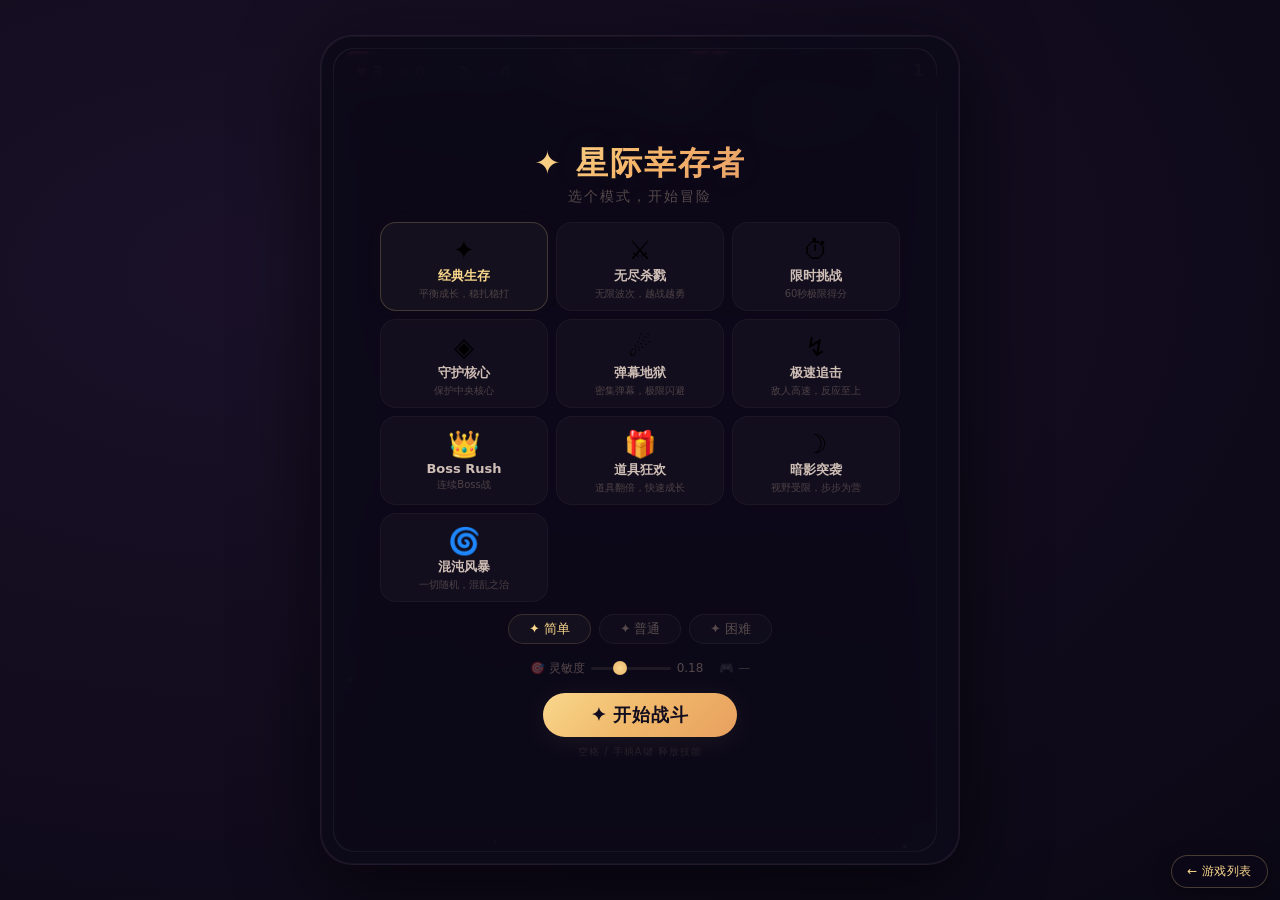
<file: survivor.html>
<!DOCTYPE html>
<html lang="zh">
<head>
<meta charset="UTF-8">
<meta name="viewport" content="width=device-width, initial-scale=1.0, maximum-scale=1.0, user-scalable=no">
<title>✨ 星际幸存者</title>
<style>
/* ===== 全局 ===== */
* { margin:0; padding:0; box-sizing:border-box; user-select:none; }
body {
  background: #0f0b1a;
  background-image: radial-gradient(ellipse at 20% 30%, #1a1128 0%, #0b0815 100%);
  display: flex;
  justify-content: center;
  align-items: center;
  min-height: 100vh;
  font-family: 'Segoe UI', system-ui, -apple-system, sans-serif;
  touch-action: none;
  overflow: hidden;
  padding: 12px;
}
.game-wrapper {
  background: rgba(22, 18, 38, 0.75);
  backdrop-filter: blur(18px);
  -webkit-backdrop-filter: blur(18px);
  border-radius: 32px;
  padding: 14px;
  box-shadow: 0 20px 80px rgba(0,0,0,0.7), 0 0 0 1px rgba(255,215,150,0.06) inset;
  position: relative;
  max-width: 640px;
  width: 100%;
  border: 1px solid rgba(255,200,160,0.06);
}
canvas {
  display: block;
  width: 100%;
  aspect-ratio: 600/800;
  border-radius: 20px;
  background: #0e0b1a;
  cursor: none;
  touch-action: none;
  box-shadow: 0 0 40px rgba(120,80,200,0.08);
}

/* ===== HUD — 更温暖、更活泼 ===== */
.hud {
  position: absolute;
  top: 18px;
  left: 18px;
  right: 18px;
  display: flex;
  justify-content: space-between;
  align-items: flex-start;
  pointer-events: none;
  z-index: 6;
  flex-wrap: wrap;
  gap: 6px;
}
.hud-left {
  display: flex;
  flex-wrap: wrap;
  align-items: center;
  gap: 10px;
  background: rgba(12, 8, 24, 0.55);
  backdrop-filter: blur(8px);
  -webkit-backdrop-filter: blur(8px);
  padding: 6px 14px 6px 16px;
  border-radius: 40px;
  border: 1px solid rgba(255,215,180,0.08);
  pointer-events: auto;
  box-shadow: 0 4px 20px rgba(0,0,0,0.3);
}
.hud-left span {
  color: rgba(255,235,220,0.85);
  font-size: 13px;
  font-weight: 500;
  letter-spacing: 0.3px;
  display: flex;
  align-items: center;
  gap: 4px;
}
.hud-left .num {
  color: #ffe1c6;
  font-weight: 700;
  font-size: 15px;
  min-width: 18px;
  display: inline-block;
}
.hud-left .heart { color: #ff7b8a; }
.hud-left .score-icon { color: #f9ca6b; }
.hud-left .wave-icon { color: #7ec8e3; }
.hud-left .stage-icon { color: #c9a0ff; }

.hud-right {
  background: rgba(12, 8, 24, 0.55);
  backdrop-filter: blur(8px);
  -webkit-backdrop-filter: blur(8px);
  padding: 6px 16px 6px 16px;
  border-radius: 40px;
  border: 1px solid rgba(255,215,180,0.08);
  pointer-events: auto;
  text-align: right;
  box-shadow: 0 4px 20px rgba(0,0,0,0.3);
  min-width: 100px;
}
.hud-right .level-row {
  display: flex;
  align-items: center;
  justify-content: flex-end;
  gap: 6px;
}
.hud-right .level-label {
  color: rgba(255,220,190,0.5);
  font-size: 11px;
  font-weight: 500;
  letter-spacing: 1px;
}
.hud-right .level-num {
  color: #f9d78c;
  font-weight: 700;
  font-size: 16px;
}
.exp-track {
  width: 100%;
  height: 4px;
  background: rgba(255,220,190,0.08);
  border-radius: 20px;
  margin-top: 4px;
  overflow: hidden;
  box-shadow: inset 0 1px 2px rgba(0,0,0,0.3);
}
.exp-fill {
  height: 100%;
  width: 0%;
  background: linear-gradient(90deg, #f9c97c, #f5b56b, #f09a5a);
  border-radius: 20px;
  transition: width 0.2s cubic-bezier(0.34, 1.56, 0.64, 1);
}
.hud-right .kill-stat {
  font-size: 10px;
  color: rgba(255,220,190,0.35);
  margin-top: 2px;
  letter-spacing: 0.5px;
}
.hud-right .kill-stat strong {
  color: rgba(255,220,190,0.6);
  font-weight: 600;
}

/* 灵敏度 + 手柄状态 — 更小巧可爱 */
.hud-controls {
  display: flex;
  align-items: center;
  gap: 10px;
  margin-top: 2px;
  justify-content: flex-end;
}
.sens-wrap {
  display: flex;
  align-items: center;
  gap: 6px;
  background: rgba(255,220,190,0.05);
  padding: 2px 10px 2px 8px;
  border-radius: 30px;
  border: 1px solid rgba(255,220,190,0.05);
}
.sens-wrap .label {
  color: rgba(255,220,190,0.35);
  font-size: 11px;
}
.sens-wrap input[type="range"] {
  width: 52px;
  height: 3px;
  -webkit-appearance: none;
  appearance: none;
  background: rgba(255,220,190,0.12);
  border-radius: 10px;
  outline: none;
  cursor: pointer;
}
.sens-wrap input[type="range"]::-webkit-slider-thumb {
  -webkit-appearance: none;
  appearance: none;
  width: 12px;
  height: 12px;
  border-radius: 50%;
  background: radial-gradient(circle, #f9d78c, #e8b06a);
  cursor: pointer;
  border: none;
  box-shadow: 0 0 12px rgba(249,215,140,0.2);
}
.sens-wrap input[type="range"]::-moz-range-thumb {
  width: 12px;
  height: 12px;
  border-radius: 50%;
  background: radial-gradient(circle, #f9d78c, #e8b06a);
  cursor: pointer;
  border: none;
}
.sens-wrap .val {
  color: #f9d78c;
  font-size: 11px;
  font-weight: 600;
  min-width: 28px;
  text-align: center;
}
.gamepad-badge {
  font-size: 11px;
  padding: 2px 10px;
  border-radius: 30px;
  background: rgba(255,220,190,0.04);
  border: 1px solid rgba(255,220,190,0.05);
  color: rgba(255,220,190,0.25);
  transition: 0.3s;
}
.gamepad-badge.on {
  color: #8ed6c4;
  border-color: rgba(142,214,196,0.15);
  background: rgba(142,214,196,0.06);
}
.gamepad-badge.off {
  color: rgba(255,220,190,0.15);
}

.exit-btn {
  background: rgba(255,120,130,0.08);
  border: 1px solid rgba(255,120,130,0.06);
  color: rgba(255,150,160,0.5);
  padding: 2px 12px;
  border-radius: 30px;
  font-size: 12px;
  cursor: pointer;
  pointer-events: auto;
  transition: 0.25s;
  font-weight: 500;
  letter-spacing: 0.5px;
}
.exit-btn:hover {
  background: rgba(255,120,130,0.15);
  color: rgba(255,150,160,0.8);
  border-color: rgba(255,120,130,0.15);
}

/* ===== 模式选择面板 — 温暖、手作感 ===== */
.mode-panel {
  position: absolute;
  top: 0; left: 0; right: 0; bottom: 0;
  background: rgba(12, 8, 24, 0.88);
  backdrop-filter: blur(24px);
  -webkit-backdrop-filter: blur(24px);
  border-radius: 32px;
  z-index: 40;
  display: flex;
  flex-direction: column;
  justify-content: center;
  align-items: center;
  padding: 24px 18px;
  overflow-y: auto;
  border: 1px solid rgba(255,215,180,0.04);
}
.mode-panel.hidden { display: none; }
.mode-panel .title {
  font-size: 32px;
  font-weight: 700;
  letter-spacing: 2px;
  background: linear-gradient(135deg, #f9d78c, #f5b56b, #e8a06a);
  -webkit-background-clip: text;
  -webkit-text-fill-color: transparent;
  background-clip: text;
  margin-bottom: 2px;
  text-shadow: 0 0 60px rgba(249,215,140,0.08);
}
.mode-panel .sub {
  color: rgba(255,220,190,0.3);
  font-size: 14px;
  margin-bottom: 16px;
  font-weight: 400;
  letter-spacing: 2px;
}
.mode-grid {
  display: grid;
  grid-template-columns: 1fr 1fr 1fr;
  gap: 8px;
  width: 100%;
  max-width: 520px;
}
.mode-card {
  background: rgba(255,220,190,0.03);
  border: 1px solid rgba(255,220,190,0.04);
  border-radius: 16px;
  padding: 12px 6px 10px;
  cursor: pointer;
  transition: 0.25s cubic-bezier(0.34, 1.56, 0.64, 1);
  text-align: center;
  pointer-events: auto;
}
.mode-card:hover {
  background: rgba(255,220,190,0.06);
  border-color: rgba(249,215,140,0.12);
  transform: translateY(-2px);
}
.mode-card .icon { font-size: 26px; display: block; margin-bottom: 2px; }
.mode-card .name {
  color: rgba(255,235,220,0.8);
  font-size: 13px;
  font-weight: 600;
}
.mode-card .desc {
  color: rgba(255,220,190,0.25);
  font-size: 10px;
  margin-top: 2px;
  line-height: 1.3;
}
.mode-card.active {
  border-color: rgba(249,215,140,0.2);
  background: rgba(249,215,140,0.04);
  box-shadow: 0 0 30px rgba(249,215,140,0.02);
}
.mode-card.active .name { color: #f9d78c; }

.diff-row {
  display: flex;
  gap: 8px;
  margin: 12px 0 10px;
}
.diff-btn {
  padding: 5px 20px;
  border-radius: 40px;
  border: 1px solid rgba(255,220,190,0.06);
  background: rgba(255,220,190,0.02);
  color: rgba(255,220,190,0.3);
  cursor: pointer;
  transition: 0.2s;
  font-size: 13px;
  pointer-events: auto;
  font-weight: 500;
}
.diff-btn:hover { background: rgba(255,220,190,0.04); }
.diff-btn.active {
  border-color: rgba(249,215,140,0.15);
  color: #f9d78c;
  background: rgba(249,215,140,0.04);
}

.settings-row {
  display: flex;
  align-items: center;
  gap: 16px;
  margin: 6px 0 12px;
  flex-wrap: wrap;
  justify-content: center;
}
.settings-row label {
  color: rgba(255,220,190,0.3);
  font-size: 12px;
  display: flex;
  align-items: center;
  gap: 6px;
}
.settings-row input[type="range"] {
  width: 80px;
  height: 3px;
  -webkit-appearance: none;
  appearance: none;
  background: rgba(255,220,190,0.08);
  border-radius: 10px;
  outline: none;
}
.settings-row input[type="range"]::-webkit-slider-thumb {
  -webkit-appearance: none;
  appearance: none;
  width: 14px;
  height: 14px;
  border-radius: 50%;
  background: radial-gradient(circle, #f9d78c, #e8b06a);
  cursor: pointer;
  border: none;
}
.settings-row input[type="range"]::-moz-range-thumb {
  width: 14px;
  height: 14px;
  border-radius: 50%;
  background: radial-gradient(circle, #f9d78c, #e8b06a);
  cursor: pointer;
  border: none;
}
.settings-row .gp-status {
  color: rgba(255,220,190,0.2);
  font-size: 12px;
}
.settings-row .gp-status.on { color: #8ed6c4; }

.start-btn {
  padding: 10px 48px;
  border-radius: 60px;
  background: linear-gradient(135deg, #f9d78c, #f0b86a, #e8a060);
  border: none;
  color: #120d1e;
  font-size: 18px;
  font-weight: 700;
  cursor: pointer;
  transition: 0.25s cubic-bezier(0.34, 1.56, 0.64, 1);
  pointer-events: auto;
  margin-top: 4px;
  box-shadow: 0 4px 30px rgba(249,215,140,0.08);
  letter-spacing: 1px;
}
.start-btn:hover { transform: scale(1.04); box-shadow: 0 8px 50px rgba(249,215,140,0.12); }
.start-btn:active { transform: scale(0.96); }
.mode-panel .footnote {
  margin-top: 8px;
  color: rgba(255,220,190,0.1);
  font-size: 10px;
  letter-spacing: 1px;
}

/* ===== 升级面板 ===== */
.upgrade-panel {
  position: absolute;
  top: 50%; left: 50%;
  transform: translate(-50%, -50%);
  background: rgba(14, 10, 28, 0.92);
  backdrop-filter: blur(24px);
  -webkit-backdrop-filter: blur(24px);
  border: 1px solid rgba(255,215,180,0.06);
  border-radius: 28px;
  padding: 20px 18px 24px;
  width: 92%;
  max-width: 380px;
  box-shadow: 0 30px 100px rgba(0,0,0,0.8);
  z-index: 20;
  display: none;
  text-align: center;
  pointer-events: auto;
}
.upgrade-panel h2 {
  font-size: 22px;
  font-weight: 700;
  background: linear-gradient(135deg, #f9d78c, #f0b86a);
  -webkit-background-clip: text;
  -webkit-text-fill-color: transparent;
  background-clip: text;
  margin-bottom: 2px;
  letter-spacing: 2px;
}
.upgrade-panel .sub {
  color: rgba(255,220,190,0.2);
  font-size: 12px;
  margin-bottom: 14px;
  letter-spacing: 1px;
}
.upgrade-grid {
  display: grid;
  grid-template-columns: 1fr 1fr;
  gap: 6px;
}
.upgrade-card {
  background: rgba(255,220,190,0.02);
  border: 1px solid rgba(255,220,190,0.04);
  border-radius: 14px;
  padding: 12px 6px;
  cursor: pointer;
  transition: 0.2s cubic-bezier(0.34, 1.56, 0.64, 1);
  pointer-events: auto;
  text-align: center;
}
.upgrade-card:hover {
  background: rgba(255,220,190,0.05);
  border-color: rgba(249,215,140,0.1);
  transform: scale(1.03);
}
.upgrade-card:active { transform: scale(0.95); }
.upgrade-card .icon { font-size: 22px; display: block; }
.upgrade-card .name { color: #f0e0d0; font-weight: 600; font-size: 13px; margin-top: 2px; }
.upgrade-card .desc { color: rgba(255,220,190,0.25); font-size: 10px; }

/* ===== 游戏结束 ===== */
.gameover-panel {
  position: absolute;
  top: 0; left: 0; right: 0; bottom: 0;
  background: rgba(8, 5, 18, 0.78);
  backdrop-filter: blur(16px);
  -webkit-backdrop-filter: blur(16px);
  display: none;
  justify-content: center;
  align-items: center;
  z-index: 30;
  border-radius: 32px;
  flex-direction: column;
  color: #fff;
  text-align: center;
  padding: 24px;
}
.gameover-panel.show { display: flex; }
.gameover-panel h1 {
  font-size: 40px;
  font-weight: 700;
  color: #ff7b8a;
  text-shadow: 0 0 60px rgba(255,120,130,0.1);
  letter-spacing: 2px;
}
.gameover-panel .score-final {
  font-size: 26px;
  margin: 6px 0;
  color: #f9d78c;
  font-weight: 600;
}
.gameover-panel .stats {
  font-size: 14px;
  color: rgba(255,220,190,0.3);
  margin: 3px 0;
  letter-spacing: 0.5px;
}
.gameover-panel .stats strong { color: rgba(255,220,190,0.6); font-weight: 600; }
.gameover-panel .restart-btn {
  margin-top: 16px;
  padding: 10px 36px;
  background: rgba(255,220,190,0.04);
  border: 1px solid rgba(255,220,190,0.06);
  border-radius: 60px;
  color: rgba(255,235,220,0.7);
  font-size: 17px;
  font-weight: 500;
  cursor: pointer;
  transition: 0.25s;
  pointer-events: auto;
}
.gameover-panel .restart-btn:hover {
  background: rgba(255,220,190,0.08);
  border-color: rgba(255,220,190,0.12);
}
.gameover-panel .back-btn {
  margin-top: 6px;
  padding: 6px 24px;
  background: transparent;
  border: none;
  color: rgba(255,220,190,0.15);
  font-size: 13px;
  cursor: pointer;
  transition: 0.2s;
  pointer-events: auto;
}
.gameover-panel .back-btn:hover { color: rgba(255,220,190,0.3); }

/* ===== 响应式 ===== */
@media (max-width: 520px) {
  .mode-grid { grid-template-columns: 1fr 1fr; }
  .mode-panel .title { font-size: 24px; }
  .hud { top: 12px; left: 12px; right: 12px; }
  .hud-left { padding: 4px 10px 4px 12px; gap: 6px; }
  .hud-left span { font-size: 11px; }
  .hud-left .num { font-size: 13px; }
  .hud-right { padding: 4px 12px; min-width: 80px; }
  .hud-right .level-num { font-size: 14px; }
  .sens-wrap input[type="range"] { width: 40px; }
  .upgrade-grid { grid-template-columns: 1fr 1fr; }
  .gameover-panel h1 { font-size: 30px; }
  .settings-row input[type="range"] { width: 60px; }
}
@media (max-width: 400px) {
  .mode-grid { grid-template-columns: 1fr 1fr; gap: 4px; }
  .mode-card { padding: 8px 4px; }
  .mode-card .icon { font-size: 20px; }
  .mode-card .name { font-size: 11px; }
}
</style>
</head>
<body>
<div class="game-wrapper">
<canvas id="gameCanvas" width="600" height="800"></canvas>

<!-- ===== 模式选择 ===== -->
<div class="mode-panel" id="modePanel">
  <div class="title">✦ 星际幸存者</div>
  <div class="sub">选个模式，开始冒险</div>
  <div class="mode-grid" id="modeGrid"></div>
  <div class="diff-row" id="diffRow">
    <button class="diff-btn active" data-diff="0">✦ 简单</button>
    <button class="diff-btn" data-diff="1">✦ 普通</button>
    <button class="diff-btn" data-diff="2">✦ 困难</button>
  </div>
  <div class="settings-row">
    <label>🎯 灵敏度 <input type="range" id="menuSensitivity" min="2" max="50" value="18"> <span id="menuSensVal">0.18</span></label>
    <span class="gp-status" id="menuGamepadStatus">🎮 —</span>
  </div>
  <button class="start-btn" id="startBtn">✦ 开始战斗</button>
  <div class="footnote">空格 / 手柄A键 释放技能</div>
</div>

<!-- ===== HUD ===== -->
<div class="hud" id="hud">
  <div class="hud-left">
    <span><span class="heart">♥</span> <span class="num" id="livesDisplay">3</span></span>
    <span><span class="score-icon">✦</span> <span class="num" id="scoreDisplay">0</span></span>
    <span><span class="wave-icon">~</span> <span class="num" id="waveDisplay">0</span></span>
    <span><span class="stage-icon">◈</span> <span class="num" id="stageDisplay">0</span></span>
    <span class="timer" id="timerDisplay"></span>
    <button class="exit-btn" id="exitBtn">✕ 退出</button>
  </div>
  <div class="hud-right">
    <div class="level-row">
      <span class="level-label">等级</span>
      <span class="level-num" id="levelDisplay">1</span>
    </div>
    <div class="exp-track"><div class="exp-fill" id="expFill"></div></div>
    <div class="kill-stat">击杀 <strong id="killStat">0</strong></div>
    <div class="hud-controls">
      <div class="sens-wrap">
        <span class="label">🎯</span>
        <input type="range" id="gameSensitivity" min="2" max="50" value="18">
        <span class="val" id="gameSensVal">0.18</span>
      </div>
      <span class="gamepad-badge off" id="gamepadStatus">🎮 ✕</span>
    </div>
  </div>
</div>

<!-- ===== 升级 ===== -->
<div class="upgrade-panel" id="upgradePanel">
  <h2>✦ 升级</h2>
  <div class="sub">选一个强化吧</div>
  <div class="upgrade-grid" id="upgradeGrid"></div>
</div>

<!-- ===== 游戏结束 ===== -->
<div class="gameover-panel" id="gameoverPanel">
  <h1>✦ 坠毁</h1>
  <div class="score-final">得分 <span id="finalScore">0</span></div>
  <div class="stats">关卡 <strong id="finalStage">0</strong> · 波次 <strong id="finalWave">0</strong></div>
  <div class="stats">击杀 <strong id="finalKills">0</strong> · 最高连击 <strong id="finalCombo">0</strong></div>
  <div class="stats" style="font-size:12px;color:rgba(255,220,190,0.15);" id="finalMode">—</div>
  <button class="restart-btn" id="restartBtn">✦ 再来一局</button>
  <button class="back-btn" id="backMenuBtn">⇽ 返回菜单</button>
</div>
</div>

<script>
// ================================================================
//  游戏逻辑 — 完整保留，仅 UI 样式焕新
//  包含：10模式×3难度 · 慢升级 · 手柄 · 灵敏度 · 全部玩法
// ================================================================

const canvas = document.getElementById('gameCanvas');
const ctx = canvas.getContext('2d');
const W=600, H=800;

// ---------- DOM ----------
const livesSpan=document.getElementById('livesDisplay');
const scoreSpan=document.getElementById('scoreDisplay');
const waveSpan=document.getElementById('waveDisplay');
const stageSpan=document.getElementById('stageDisplay');
const levelSpan=document.getElementById('levelDisplay');
const expFill=document.getElementById('expFill');
const killStat=document.getElementById('killStat');
const timerDisplay=document.getElementById('timerDisplay');
const upgradePanel=document.getElementById('upgradePanel');
const upgradeGrid=document.getElementById('upgradeGrid');
const gameoverPanel=document.getElementById('gameoverPanel');
const finalScore=document.getElementById('finalScore');
const finalWave=document.getElementById('finalWave');
const finalStage=document.getElementById('finalStage');
const finalKills=document.getElementById('finalKills');
const finalCombo=document.getElementById('finalCombo');
const finalMode=document.getElementById('finalMode');
const restartBtn=document.getElementById('restartBtn');
const backMenuBtn=document.getElementById('backMenuBtn');
const modePanel=document.getElementById('modePanel');
const modeGrid=document.getElementById('modeGrid');
const diffRow=document.getElementById('diffRow');
const startBtn=document.getElementById('startBtn');
const exitBtn=document.getElementById('exitBtn');
const gameSensitivity=document.getElementById('gameSensitivity');
const gameSensVal=document.getElementById('gameSensVal');
const menuSensitivity=document.getElementById('menuSensitivity');
const menuSensVal=document.getElementById('menuSensVal');
const gamepadStatus=document.getElementById('gamepadStatus');
const menuGamepadStatus=document.getElementById('menuGamepadStatus');

// ---------- 灵敏度 ----------
let sensitivity = 0.18;
function updateSensitivity(val){
    const v = parseInt(val) / 100;
    sensitivity = Math.max(0.02, Math.min(0.50, v));
    gameSensVal.textContent = sensitivity.toFixed(2);
    menuSensVal.textContent = sensitivity.toFixed(2);
}
gameSensitivity.addEventListener('input', function(){ updateSensitivity(this.value); });
menuSensitivity.addEventListener('input', function(){ updateSensitivity(this.value); gameSensitivity.value = this.value; });
updateSensitivity(gameSensitivity.value);

// ---------- 音效 ----------
let audioCtx=null;
function initAudio(){ if(!audioCtx){ try{ audioCtx=new(window.AudioContext||window.webkitAudioContext)(); }catch(_){} } }
function playShoot(){ if(!audioCtx)return; try{ const o=audioCtx.createOscillator(),g=audioCtx.createGain(); o.connect(g);g.connect(audioCtx.destination); o.type='square'; o.frequency.setValueAtTime(900,audioCtx.currentTime); o.frequency.exponentialRampToValueAtTime(300,audioCtx.currentTime+0.04); g.gain.setValueAtTime(0.04,audioCtx.currentTime); g.gain.exponentialRampToValueAtTime(0.001,audioCtx.currentTime+0.04); o.start(); o.stop(audioCtx.currentTime+0.04); }catch(_){} }
function playHit(){ if(!audioCtx)return; try{ const o=audioCtx.createOscillator(),g=audioCtx.createGain(); o.connect(g);g.connect(audioCtx.destination); o.type='sine'; o.frequency.setValueAtTime(600,audioCtx.currentTime); o.frequency.exponentialRampToValueAtTime(150,audioCtx.currentTime+0.06); g.gain.setValueAtTime(0.05,audioCtx.currentTime); g.gain.exponentialRampToValueAtTime(0.001,audioCtx.currentTime+0.06); o.start(); o.stop(audioCtx.currentTime+0.06); }catch(_){} }
function playExplode(p=1){ if(!audioCtx)return; try{ const o=audioCtx.createOscillator(),g=audioCtx.createGain(); o.connect(g);g.connect(audioCtx.destination); o.type='sawtooth'; o.frequency.setValueAtTime(250*p,audioCtx.currentTime); o.frequency.exponentialRampToValueAtTime(40*p,audioCtx.currentTime+0.2); g.gain.setValueAtTime(0.07,audioCtx.currentTime); g.gain.exponentialRampToValueAtTime(0.001,audioCtx.currentTime+0.2); o.start(); o.stop(audioCtx.currentTime+0.2); }catch(_){} }
function playLevelUp(){ if(!audioCtx)return; try{ const o=audioCtx.createOscillator(),g=audioCtx.createGain(); o.connect(g);g.connect(audioCtx.destination); o.type='sine'; o.frequency.setValueAtTime(523,audioCtx.currentTime); o.frequency.setValueAtTime(659,audioCtx.currentTime+0.08); o.frequency.setValueAtTime(784,audioCtx.currentTime+0.16); g.gain.setValueAtTime(0.05,audioCtx.currentTime); g.gain.exponentialRampToValueAtTime(0.001,audioCtx.currentTime+0.25); o.start(); o.stop(audioCtx.currentTime+0.25); }catch(_){} }

// ---------- 游戏状态 ----------
const STATE={PLAYING:0, UPGRADING:1, GAMEOVER:2, MENU:3};
let gameState=STATE.MENU;
let frame=0, score=0, lives=3, wave=0, stage=0, kills=0, maxCombo=0, comboCount=0, difficulty=1, screenShake=0, gameTime=0;
let timerMax=0, timerCurrent=0, timerActive=false;
let modeIndex=0, diffIndex=0;
let coreHP=100, coreMaxHP=100, coreActive=false;
let darkMode=false, chaosMode=false;

const player={
x:W/2,y:H-80,w:30,h:36,speed:4.5,shootCooldown:0,shootInterval:8,invincible:0,
damage:1,bulletSpeed:8,bulletSize:4,extraBullets:0,shieldHP:0,maxShieldHP:0,
skillCooldown:0,skillMaxCooldown:500,skillActive:false,skillTimer:0,skillType:'slow',
rapidFire:false,rapidTimer:0,
};

let bullets=[], enemyBullets=[], enemies=[], particles=[], floatingTexts=[], powerups=[], stars=[], boss=null, bossActive=false;
let totalKills=0, level=1, exp=0, expToNext=250;

// ---------- 手柄 ----------
let gamepadConnected = false;
let gamepadIndex = -1;
let gamepadButtonPressed = { a:false };
function updateGamepadStatus(connected){
    gamepadConnected = connected;
    const cls = connected ? 'on' : 'off';
    const txt = connected ? '🎮 ✔' : '🎮 ✕';
    gamepadStatus.textContent = txt;
    gamepadStatus.className = 'gamepad-badge ' + cls;
    menuGamepadStatus.textContent = connected ? '🎮 已连接' : '🎮 —';
    menuGamepadStatus.className = 'gp-status' + (connected ? ' on' : '');
}
window.addEventListener('gamepadconnected', (e) => { gamepadIndex = e.gamepad.index; updateGamepadStatus(true); });
window.addEventListener('gamepaddisconnected', (e) => { if(e.gamepad.index===gamepadIndex){ gamepadIndex=-1; updateGamepadStatus(false); } });
function getGamepad(){
    if(gamepadIndex<0) return null;
    const gp = navigator.getGamepads ? navigator.getGamepads()[gamepadIndex] : null;
    if(!gp || !gp.connected){ updateGamepadStatus(false); gamepadIndex=-1; return null; }
    return gp;
}

// ---------- 模式 ----------
const MODES = [
{ id:'classic', name:'经典生存', icon:'✦', desc:'平衡成长，稳扎稳打' },
{ id:'endless', name:'无尽杀戮', icon:'⚔', desc:'无限波次，越战越勇' },
{ id:'timed', name:'限时挑战', icon:'⏱', desc:'60秒极限得分' },
{ id:'defend', name:'守护核心', icon:'◈', desc:'保护中央核心' },
{ id:'bullethell', name:'弹幕地狱', icon:'☄', desc:'密集弹幕，极限闪避' },
{ id:'speedster', name:'极速追击', icon:'↯', desc:'敌人高速，反应至上' },
{ id:'bossrush', name:'Boss Rush', icon:'👑', desc:'连续Boss战' },
{ id:'powerup', name:'道具狂欢', icon:'🎁', desc:'道具翻倍，快速成长' },
{ id:'dark', name:'暗影突袭', icon:'☽', desc:'视野受限，步步为营' },
{ id:'chaos', name:'混沌风暴', icon:'🌀', desc:'一切随机，混乱之治' },
];
const DIFFICULTIES = [
{ name:'简单', multiplier:0.6 },
{ name:'普通', multiplier:1.0 },
{ name:'困难', multiplier:1.6 },
];

function getModeConfig(modeIdx, diffIdx){
const diff=DIFFICULTIES[diffIdx].multiplier;
const mode=MODES[modeIdx];
const base={ enemySpeed:1.2*diff, enemySpawn:40/diff, enemyHP:1, enemyCount:6, bulletSpeed:1, dropRate:0.12, coreHP:100 };
switch(mode.id){
case 'classic': return { ...base, enemySpawn:35/diff, enemyCount:5+Math.floor(diff*2) };
case 'endless': return { ...base, enemySpawn:25/diff, enemyCount:8+Math.floor(diff*3), enemySpeed:1.4*diff };
case 'timed': return { ...base, enemySpawn:30/diff, enemyCount:6+Math.floor(diff*2), timer:60 };
case 'defend': return { ...base, enemySpawn:28/diff, enemyCount:4+Math.floor(diff*2), coreHP:80+20*(1/diff), enemySpeed:1.0*diff };
case 'bullethell': return { ...base, enemySpawn:20/diff, enemyCount:5+Math.floor(diff*2), bulletSpeed:1.6*diff, enemySpeed:0.8*diff };
case 'speedster': return { ...base, enemySpawn:30/diff, enemyCount:6+Math.floor(diff*2), enemySpeed:2.2*diff };
case 'bossrush': return { ...base, enemySpawn:0, enemyCount:0, bossOnly:true };
case 'powerup': return { ...base, enemySpawn:35/diff, enemyCount:5+Math.floor(diff*2), dropRate:0.30 };
case 'dark': return { ...base, enemySpawn:30/diff, enemyCount:6+Math.floor(diff*2), dark:true };
case 'chaos': return { ...base, enemySpawn:25/diff, enemyCount:6+Math.floor(diff*2), chaos:true };
default: return base;
}
}

function rand(a,b){ return Math.random()*(b-a)+a; }
function randInt(a,b){ return Math.floor(rand(a,b+1)); }
function dist(a,b){ return Math.hypot(a.x-b.x, a.y-b.y); }
function clamp(v,min,max){ return Math.max(min, Math.min(max, v)); }

function initStars(){ stars=[]; for(let i=0;i<100;i++){ stars.push({x:Math.random()*W,y:Math.random()*H,size:Math.random()*1.8+0.4,speed:Math.random()*0.5+0.2,brightness:Math.random()*0.6+0.3,twinkle:Math.random()*Math.PI*2}); } }
initStars();

function emitExplosion(x,y,color,count=22,speed=5){
const r=parseInt(color.slice(1,3),16)||255,g=parseInt(color.slice(3,5),16)||200,b=parseInt(color.slice(5,7),16)||100;
for(let i=0;i<count;i++){ const a=rand(0,Math.PI*2), sp=rand(1,speed), sz=rand(2,6); particles.push({x:x+rand(-4,4),y:y+rand(-4,4),vx:Math.cos(a)*sp,vy:Math.sin(a)*sp-rand(0,1.5),life:1,decay:rand(0.012,0.035),size:sz,r:clamp(r+rand(-30,30),0,255),g:clamp(g+rand(-30,30),0,255),b:clamp(b+rand(-30,30),0,255),gravity:0.04}); }
for(let i=0;i<6;i++){ const a=rand(0,Math.PI*2), sp=rand(0.5,2); particles.push({x:x+rand(-2,2),y:y+rand(-2,2),vx:Math.cos(a)*sp,vy:Math.sin(a)*sp-rand(0,0.5),life:1,decay:rand(0.02,0.05),size:rand(1,2.5),r:255,g:255,b:255,gravity:0.01}); }
}
function emitFloatingText(x,y,text,color='#fff',size=22){ floatingTexts.push({x,y,text,color,size,life:1,vy:-1.8,decay:0.018}); }

function spawnEnemy(isElite=false, cfg){
const mode=MODES[modeIndex].id;
const diff=DIFFICULTIES[diffIndex].multiplier;
const types=['normal','fast','heavy','shooter'];
if(mode==='bullethell') types.push('shooter','shooter');
if(mode==='speedster') types.push('fast','fast');
let type=types[randInt(0,types.length-1)];
if(isElite) type='elite';
let size,speed,color,hp,scoreVal,shootRate;
switch(type){
case 'normal': size=rand(22,30); speed=rand(1.0,2.0); color='#ff6b6b'; hp=1; scoreVal=10; shootRate=0; break;
case 'fast': size=rand(16,22); speed=rand(2.5,4.0); color='#feca57'; hp=1; scoreVal=15; shootRate=0; break;
case 'heavy': size=rand(36,48); speed=rand(0.7,1.3); color='#a29bfe'; hp=randInt(2,4); scoreVal=25; shootRate=0; break;
case 'shooter': size=rand(26,34); speed=rand(0.8,1.6); color='#ff9ff3'; hp=1; scoreVal=20; shootRate=40+randInt(0,30); break;
case 'elite': size=rand(40,56); speed=rand(0.7,1.4); color='#e056a0'; hp=randInt(4,8); scoreVal=50; shootRate=30+randInt(0,20); break;
}
if(mode==='speedster'){ speed*=1.8; size*=0.85; }
if(mode==='bullethell'){ shootRate=Math.max(20, (shootRate||40)*0.6); }
if(mode==='defend'){ hp*=1.2; }
const enemy={ type,x:rand(size/2,W-size/2), y:-size, w:size,h:size,speed:speed*(0.8+0.4*diff), color,hp,maxHp:hp,score:scoreVal, shootRate, shootTimer:randInt(0,shootRate), wobble:rand(0,Math.PI*2), wobbleSpeed:rand(0.01,0.04), wobbleAmp:type==='fast'?rand(0.5,2.0):rand(0,0.8), isElite:isElite||false, };
enemies.push(enemy);
}

function spawnBoss(cfg){
const diff=DIFFICULTIES[diffIndex].multiplier;
const size=70;
const hpBase=12+Math.floor(diff*8)+Math.floor(wave*2);
boss={ x:W/2,y:-size,w:size,h:size,speed:0.6+diff*0.15, hp:hpBase,maxHp:hpBase,color:'#e17055', shootTimer:0,shootInterval:Math.max(20,35-diff*3), moveTimer:0,targetX:W/2, score:150+Math.floor(diff*40), entered:false, phase:1, enrageThreshold:0.4 };
bossActive=true;
emitFloatingText(W/2,100,'⚠️ BOSS 来袭!','#ff7675',34);
playExplode(0.3);
}

function spawnPowerup(x,y,cfg){
const rate=cfg?.dropRate||0.12;
if(Math.random()<rate){
const types=['shield','rapid','bomb'];
const type=types[randInt(0,2)];
const colors={shield:'#00d2d3',rapid:'#f9ca24',bomb:'#ff6b6b'};
const symbols={shield:'🛡️',rapid:'⚡',bomb:'💣'};
powerups.push({x,y,type,radius:14,speed:1.5,color:colors[type],symbol:symbols[type],life:400});
}
}

let currentCfg=null;
function resetGame(cfg){
gameState=STATE.PLAYING;
frame=0; score=0; lives=3; wave=0; stage=0; kills=0; maxCombo=0; comboCount=0; screenShake=0; gameTime=0;
totalKills=0; level=1; exp=0; expToNext=250;
bullets=[]; enemyBullets=[]; enemies=[]; particles=[]; floatingTexts=[]; powerups=[]; boss=null; bossActive=false;
coreHP=cfg?.coreHP||100; coreMaxHP=coreHP; coreActive=(MODES[modeIndex].id==='defend');
timerMax=cfg?.timer||0; timerCurrent=timerMax; timerActive=timerMax>0;
darkMode=cfg?.dark||false; chaosMode=cfg?.chaos||false;
player.x=W/2; player.y=H-80; player.invincible=60; player.shootCooldown=0;
player.damage=1; player.bulletSpeed=8; player.bulletSize=4; player.extraBullets=0;
player.shieldHP=0; player.maxShieldHP=0; player.skillCooldown=0; player.skillActive=false; player.skillTimer=0;
player.skillType='slow'; player.rapidFire=false; player.rapidTimer=0; player.shootInterval=8; player.speed=4.5;
currentCfg=cfg;
updateUI(); updateExpBar(); upgradePanel.style.display='none'; gameoverPanel.classList.remove('show');
}

function updateUI(){
livesSpan.textContent=lives;
scoreSpan.textContent=score;
waveSpan.textContent=wave;
stageSpan.textContent=stage;
levelSpan.textContent=level;
killStat.textContent=kills;
if(timerActive){ const sec=Math.ceil(timerCurrent/60); timerDisplay.textContent='⏱ '+sec+'s'; }else{ timerDisplay.textContent=''; }
}
function updateExpBar(){ const pct=Math.min(100,(exp/expToNext)*100); expFill.style.width=pct+'%'; }

const upgradeDefs=[
{id:'damage',name:'⚔ 攻击',desc:'+0.5伤害',icon:'⚔',apply:()=>{ player.damage+=0.5; }},
{id:'speed',name:'↯ 移速',desc:'+0.6速度',icon:'↯',apply:()=>{ player.speed+=0.6; }},
{id:'fireRate',name:'🔥 射速',desc:'间隔-0.5',icon:'🔥',apply:()=>{ player.shootInterval=Math.max(3,player.shootInterval-0.5); }},
{id:'bulletSpeed',name:'✦ 弹速',desc:'+1.5',icon:'✦',apply:()=>{ player.bulletSpeed+=1.5; }},
{id:'bulletSize',name:'◈ 弹体',desc:'+2尺寸',icon:'◈',apply:()=>{ player.bulletSize+=2; }},
{id:'extraBullet',name:'☄ 分裂',desc:'+1额外弹',icon:'☄',apply:()=>{ player.extraBullets+=1; }},
{id:'shield',name:'◈ 护盾',desc:'+1护盾层',icon:'◈',apply:()=>{ player.maxShieldHP+=1; player.shieldHP=player.maxShieldHP; }},
{id:'life',name:'♥ 生命',desc:'+1生命上限',icon:'♥',apply:()=>{ lives+=1; updateUI(); }},
{id:'skillSlow',name:'⏱ 时间减速',desc:'主动技能',icon:'⏱',apply:()=>{ player.skillType='slow'; player.skillMaxCooldown=450; }},
{id:'skillShield',name:'◈ 护盾技能',desc:'主动技能',icon:'◈',apply:()=>{ player.skillType='shield'; player.skillMaxCooldown=550; }},
];
function showUpgradePanel(){
gameState=STATE.UPGRADING;
const shuffled=[...upgradeDefs].sort(()=>Math.random()-0.5);
const choices=shuffled.slice(0,4);
upgradeGrid.innerHTML='';
choices.forEach(def=>{
const card=document.createElement('div');
card.className='upgrade-card';
card.innerHTML=`<span class="icon">${def.icon}</span><div class="name">${def.name}</div><div class="desc">${def.desc}</div>`;
card.addEventListener('click',()=>{ def.apply(); upgradePanel.style.display='none'; gameState=STATE.PLAYING; updateUI(); updateExpBar(); });
upgradeGrid.appendChild(card);
});
upgradePanel.style.display='block';
}
function addExp(amount){
exp += amount;
expToNext = 250 + level * 120;
while(exp >= expToNext){
exp -= expToNext;
level++;
expToNext = 250 + level * 120;
showUpgradePanel();
playLevelUp();
}
updateExpBar();
}

function activateSkill(){
if(gameState!==STATE.PLAYING)return;
if(player.skillCooldown>0)return;
if(player.skillActive)return;
player.skillActive=true;
player.skillTimer=120;
player.skillCooldown=player.skillMaxCooldown;
if(player.skillType==='slow'){ emitFloatingText(W/2,H/2-40,'⏱ 时间减速','#74b9ff',36); playExplode(0.5); }
else if(player.skillType==='shield'){ player.maxShieldHP+=3; player.shieldHP=player.maxShieldHP; emitFloatingText(W/2,H/2-40,'◈ 护盾爆发','#00d2d3',36); playExplode(0.6); player.skillActive=false; player.skillTimer=0; }
}

function rectCollide(a,b){ const ax=a.x-a.w/2, ay=a.y-a.h/2; const bx=b.x-b.w/2, by=b.y-b.h/2; return ax<bx+b.w && ax+a.w>bx && ay<by+b.h && ay+a.h>by; }
function playerHit(){
if(player.invincible>0)return;
if(player.shieldHP>0){ player.shieldHP--; emitExplosion(player.x,player.y,'#00d2d3',20,3); playHit(); return; }
lives--; screenShake=10; player.invincible=80; comboCount=0; updateUI(); playExplode(0.7); emitExplosion(player.x,player.y,'#ff6b6b',25,4);
if(lives<=0){ gameOver(); }
}
function gameOver(){
gameState=STATE.GAMEOVER;
finalScore.textContent=score;
finalWave.textContent=wave;
finalStage.textContent=stage;
finalKills.textContent=kills;
finalCombo.textContent=maxCombo;
finalMode.textContent=MODES[modeIndex].name+' ('+DIFFICULTIES[diffIndex].name+')';
gameoverPanel.classList.add('show');
}

let targetX=W/2, mouseActive=false;
let touchId=null;
function handleMove(cx){ const rect=canvas.getBoundingClientRect(); const scaleX=canvas.width/rect.width; const canvasX=(cx-rect.left)*scaleX; targetX=clamp(canvasX,0,W); mouseActive=true; }
canvas.addEventListener('mousemove',e=>{ e.preventDefault(); initAudio(); handleMove(e.clientX); });
canvas.addEventListener('mouseenter',()=>{ mouseActive=true; });
canvas.addEventListener('mouseleave',()=>{});
canvas.addEventListener('touchstart',e=>{ e.preventDefault(); initAudio(); const t=e.touches[0]; if(t){ touchId=t.identifier; handleMove(t.clientX); } if(gameState===STATE.GAMEOVER){ resetGame(currentCfg); } }, {passive:false});
canvas.addEventListener('touchmove',e=>{ e.preventDefault(); const t=Array.from(e.touches).find(t=>t.identifier===touchId)||e.touches[0]; if(t) handleMove(t.clientX); }, {passive:false});
canvas.addEventListener('touchend',e=>{ e.preventDefault(); touchId=null; }, {passive:false});
canvas.addEventListener('touchcancel',e=>{ e.preventDefault(); touchId=null; }, {passive:false});
canvas.addEventListener('click',e=>{ initAudio(); if(gameState===STATE.GAMEOVER){ resetGame(currentCfg); } });
let keys={};
document.addEventListener('keydown',e=>{
keys[e.key]=true;
if(e.key===' '||e.key==='Space'){ e.preventDefault(); if(gameState===STATE.PLAYING) activateSkill(); else if(gameState===STATE.GAMEOVER){ resetGame(currentCfg); } }
if(keys['ArrowLeft']||keys['ArrowRight']||keys['a']||keys['A']||keys['d']||keys['D']){ mouseActive=false; }
initAudio();
});
document.addEventListener('keyup',e=>{ keys[e.key]=false; });
restartBtn.addEventListener('click',()=>{ resetGame(currentCfg); });
backMenuBtn.addEventListener('click',()=>{ gameoverPanel.classList.remove('show'); modePanel.classList.remove('hidden'); gameState=STATE.MENU; });
exitBtn.addEventListener('click',()=>{
if(gameState===STATE.PLAYING||gameState===STATE.UPGRADING){
if(confirm('确定退出？进度会丢失。')){
gameState=STATE.MENU;
modePanel.classList.remove('hidden');
upgradePanel.style.display='none';
}
}
});

function renderModes(){
modeGrid.innerHTML='';
MODES.forEach((m,idx)=>{
const card=document.createElement('div');
card.className='mode-card'+(idx===modeIndex?' active':'');
card.innerHTML=`<span class="icon">${m.icon}</span><div class="name">${m.name}</div><div class="desc">${m.desc}</div>`;
card.addEventListener('click',()=>{ modeIndex=idx; renderModes(); });
modeGrid.appendChild(card);
});
}
function renderDiff(){
document.querySelectorAll('.diff-btn').forEach(btn=>{
const val=parseInt(btn.dataset.diff);
btn.classList.toggle('active',val===diffIndex);
});
}
diffRow.addEventListener('click',e=>{
const btn=e.target.closest('.diff-btn');
if(btn){ diffIndex=parseInt(btn.dataset.diff); renderDiff(); }
});
startBtn.addEventListener('click',()=>{
initAudio();
const cfg=getModeConfig(modeIndex,diffIndex);
resetGame(cfg);
modePanel.classList.add('hidden');
gameState=STATE.PLAYING;
});
renderModes(); renderDiff();

// ---------- 更新 ----------
function update(){
const gp=getGamepad();
let padX=0, padY=0, padA=false;
if(gp){
const axes=gp.axes;
if(axes&&axes.length>=2){ padX=axes[0]||0; padY=axes[1]||0; if(Math.abs(padX)<0.15) padX=0; if(Math.abs(padY)<0.15) padY=0; }
if(gp.buttons&&gp.buttons.length>0){ padA=gp.buttons[0]?.pressed||false; }
}
if(gameState===STATE.GAMEOVER||gameState===STATE.MENU||gameState===STATE.UPGRADING){
if(gameState===STATE.UPGRADING||gameState===STATE.GAMEOVER) updateParticles();
if(gameState===STATE.MENU&&padA&&!gamepadButtonPressed.a){ gamepadButtonPressed.a=true; startBtn.click(); }
if(!padA) gamepadButtonPressed.a=false;
return;
}
frame++; gameTime++;
const cfg=currentCfg||getModeConfig(modeIndex,diffIndex);
const diff=DIFFICULTIES[diffIndex].multiplier;
const mode=MODES[modeIndex].id;

if(timerActive){ timerCurrent--; if(timerCurrent<=0){ gameOver(); return; } updateUI(); }
if(coreActive&&coreHP<=0){ gameOver(); return; }

const newStage=Math.floor(wave/5);
if(newStage>stage){
stage=newStage;
const expBonus=30+stage*15;
addExp(expBonus);
score+=20+stage*10;
emitFloatingText(W/2,H/2-80,`✦ 关卡 ${stage} 完成! +${expBonus}经验`,'#f9d78c',34);
playExplode(0.5);
updateUI();
}
const stageBonus=Math.floor(stage*0.8);
const baseDiff=1+stageBonus*0.2;
difficulty=baseDiff*diff;

if(enemies.length===0&&!bossActive&&!(mode==='bossrush'&&bossActive)){
wave++;
if(mode==='bossrush'){ spawnBoss(cfg); } else {
const count=Math.min(15, Math.floor(cfg.enemyCount+wave*0.6));
for(let i=0;i<count;i++){ setTimeout(()=>{ if(gameState===STATE.PLAYING) spawnEnemy(false,cfg); }, i*80); }
if(wave%3===0&&wave>0){ setTimeout(()=>{ if(gameState===STATE.PLAYING) spawnEnemy(true,cfg); }, 200); }
emitFloatingText(W/2,50,`~ 波次 ${wave}`,'rgba(255,220,190,0.3)',22);
}
updateUI();
}

let moveX=0, moveY=0;
if(keys['ArrowLeft']||keys['a']||keys['A']) moveX=-1;
if(keys['ArrowRight']||keys['d']||keys['D']) moveX=1;
if(keys['ArrowUp']||keys['w']||keys['W']) moveY=-1;
if(keys['ArrowDown']||keys['s']||keys['S']) moveY=1;

if(gp&&(Math.abs(padX)>0.05||Math.abs(padY)>0.05)){
moveX=padX; moveY=padY; mouseActive=false;
if(padA&&!gamepadButtonPressed.a){ gamepadButtonPressed.a=true; activateSkill(); }
if(!padA) gamepadButtonPressed.a=false;
} else {
if(moveX===0&&moveY===0&&mouseActive){
const dx=targetX-player.x;
const followSpeed=sensitivity*1.2;
player.x+=dx*followSpeed;
}
}
if(moveX!==0||moveY!==0){
const len=Math.hypot(moveX,moveY);
const normX=moveX/len, normY=moveY/len;
const spd=player.speed*1.2;
player.x+=normX*spd;
player.y+=normY*spd;
mouseActive=false;
}
player.x=clamp(player.x,player.w/2,W-player.w/2);
player.y=clamp(player.y,player.h/2+20,H-20);

if(player.skillCooldown>0) player.skillCooldown--;
if(player.skillActive){ player.skillTimer--; if(player.skillTimer<=0) player.skillActive=false; }
if(player.rapidFire){ player.rapidTimer--; if(player.rapidTimer<=0){ player.rapidFire=false; player.shootInterval=8; } }

const interval=player.rapidFire?3:player.shootInterval;
if(player.shootCooldown<=0){
bullets.push({x:player.x,y:player.y-player.h/2-6,w:player.bulletSize,h:player.bulletSize*3,speed:player.bulletSpeed,damage:player.damage});
for(let i=0;i<player.extraBullets;i++){ const off=(i+1)*12; bullets.push({x:player.x-off,y:player.y-player.h/2-4,w:player.bulletSize*0.8,h:player.bulletSize*2.5,speed:player.bulletSpeed,damage:player.damage*0.8}); bullets.push({x:player.x+off,y:player.y-player.h/2-4,w:player.bulletSize*0.8,h:player.bulletSize*2.5,speed:player.bulletSpeed,damage:player.damage*0.8}); }
player.shootCooldown=Math.max(3,interval-Math.floor(diff*0.1));
playShoot();
} else player.shootCooldown--;

for(let i=bullets.length-1;i>=0;i--){ const b=bullets[i]; b.y-=b.speed; if(b.y<-20) bullets.splice(i,1); }
const slow=(player.skillActive&&player.skillType==='slow')?0.4:1.0;
for(let i=enemyBullets.length-1;i>=0;i--){ const b=enemyBullets[i]; b.x+=(b.vx||0)*slow; b.y+=(b.vy||b.speed)*slow; if(b.y>H+20||b.x<-20||b.x>W+20){ enemyBullets.splice(i,1); } else { if(rectCollide({x:player.x,y:player.y,w:player.w*0.6,h:player.h*0.6},{x:b.x,y:b.y,w:b.w,h:b.h})){ playerHit(); enemyBullets.splice(i,1); } } }

const spawnRate=Math.max(6, cfg.enemySpawn - wave*0.2 - stage*0.5);
const enemyLimit=Math.min(40, cfg.enemyCount + wave*1.2 + stage*2);
if(mode!=='bossrush'&&!bossActive&&enemies.length<enemyLimit){
if(frame%Math.floor(spawnRate)===0&&Math.random()<0.4+(wave*0.01)){ spawnEnemy(false,cfg); }
}
for(let i=enemies.length-1;i>=0;i--){
const e=enemies[i];
e.y+=e.speed*(player.skillActive&&player.skillType==='slow'?0.4:1);
e.wobble+=e.wobbleSpeed;
e.x+=Math.sin(e.wobble)*e.wobbleAmp;
e.x=clamp(e.x,e.w/2,W-e.w/2);
if(e.y>H+40){ enemies.splice(i,1); continue; }
if(e.type==='shooter'||e.isElite){
const rate=e.isElite?Math.max(15,35-diff*3):e.shootRate;
if(rate>0){
e.shootTimer-=slow;
if(e.shootTimer<=0){
e.shootTimer=rate;
const angle=Math.atan2(player.y-e.y,player.x-e.x);
const spd=1.8+diff*0.4;
const spread=e.isElite?0.4:0.2;
for(let k=-1;k<=1;k++){ const a=angle+k*spread; enemyBullets.push({x:e.x,y:e.y+e.h/2,w:e.isElite?8:6,h:e.isElite?8:6,speed:spd,vx:Math.cos(a)*spd,vy:Math.sin(a)*spd}); }
}
}
}
if(player.invincible<=0){ if(rectCollide(player,e)){ playerHit(); enemies.splice(i,1); continue; } }
}

if(bossActive&&boss){
const b=boss;
if(!b.entered){ b.y+=0.8; if(b.y>=80){ b.entered=true; b.y=80; } } else {
const slowB=(player.skillActive&&player.skillType==='slow')?0.4:1;
b.moveTimer++;
if(b.moveTimer%90===0) b.targetX=rand(60,W-60);
const dx=b.targetX-b.x;
b.x+=Math.sign(dx)*0.6*(1+diff*0.1)*slowB;
b.x=clamp(b.x,b.w/2,W-b.w/2);
b.shootTimer-=slowB;
if(b.shootTimer<=0){
b.shootTimer=Math.max(18,30-diff*2);
const count=(b.hp/b.maxHp < b.enrageThreshold)?5:3;
for(let k=0;k<count;k++){ const angle=Math.atan2(player.y-b.y,player.x-b.x)+(k-(count-1)/2)*0.25; const spd=2.0+diff*0.3; enemyBullets.push({x:b.x,y:b.y+b.h/2,w:8,h:8,speed:spd,vx:Math.cos(angle)*spd,vy:Math.sin(angle)*spd}); }
}
}
if(player.invincible<=0&&b.entered){ if(rectCollide(player,b)) playerHit(); }
if(b.hp<=0){
emitExplosion(b.x,b.y,b.color,60,10);
score+=b.score; addExp(b.score); kills+=5; comboCount+=5; if(comboCount>maxCombo) maxCombo=comboCount;
emitFloatingText(b.x,b.y-30,`👑 BOSS 击败! +${b.score}`,'#ffeaa7',36);
playExplode(0.3);
bossActive=false; boss=null; screenShake=15; updateUI(); updateExpBar();
for(let i=0;i<4;i++) spawnPowerup(b.x+rand(-50,50), b.y+rand(-30,30),cfg);
}
}

for(let i=bullets.length-1;i>=0;i--){
const b=bullets[i]; let used=false;
for(let j=enemies.length-1;j>=0;j--){
const e=enemies[j];
if(rectCollide(b,e)){
e.hp-=b.damage; used=true; playHit();
if(e.hp<=0){
score+=e.score; addExp(e.score); kills++; totalKills++; comboCount++;
if(comboCount>maxCombo) maxCombo=comboCount;
const bonus=Math.floor(comboCount/5); if(bonus>0) score+=bonus;
updateUI(); updateExpBar();
emitExplosion(e.x,e.y,e.color,28,5.5); playExplode(0.6+Math.random()*0.4);
let txt=`+${e.score}`; if(bonus>0) txt+=` 🔥x${bonus+1}`; if(comboCount>=10) txt+=' COMBO!';
emitFloatingText(e.x,e.y-10,txt,'#f9d78c',comboCount>=10?30:22);
screenShake=Math.max(screenShake,3);
spawnPowerup(e.x,e.y,cfg);
enemies.splice(j,1);
} else { emitExplosion(e.x,e.y,'#ffffff',8,2); }
break;
}
}
if(!used&&bossActive&&boss){
if(rectCollide(b,boss)){ boss.hp-=b.damage; used=true; playHit(); emitExplosion(b.x,b.y,'#e17055',8,2); }
}
if(used) bullets.splice(i,1);
}

if(coreActive){
for(const e of enemies){ if(dist(e,{x:W/2,y:H/2})<60){ coreHP-=0.03*diff; if(coreHP<=0){ coreHP=0; gameOver(); return; } } }
if(frame%10===0){ particles.push({x:W/2+rand(-20,20),y:H/2+rand(-20,20),vx:rand(-0.3,0.3),vy:rand(-1,-0.5),life:1,decay:0.02,size:3,r:0,g:210,b:211,gravity:0}); }
}

updateParticles();
for(let i=floatingTexts.length-1;i>=0;i--){ const ft=floatingTexts[i]; ft.y+=ft.vy; ft.life-=ft.decay; if(ft.life<=0) floatingTexts.splice(i,1); }
for(let i=powerups.length-1;i>=0;i--){ const p=powerups[i]; p.y+=p.speed; p.life--; if(p.y>H+20||p.life<=0){ powerups.splice(i,1); continue; } if(Math.hypot(p.x-player.x,p.y-player.y)<p.radius+player.w/2){ if(p.type==='shield'){ player.maxShieldHP=Math.min(6,player.maxShieldHP+1); player.shieldHP=player.maxShieldHP; emitFloatingText(p.x,p.y,'◈ +1护盾','#00d2d3',28); } else if(p.type==='rapid'){ player.rapidFire=true; player.rapidTimer=480; player.shootInterval=3; emitFloatingText(p.x,p.y,'⚡ 速射!','#f9ca24',28); } else if(p.type==='bomb'){ player.skillCooldown=Math.max(0,player.skillCooldown-150); emitFloatingText(p.x,p.y,'💣 冷却-150','#ff6b6b',28); } playHit(); powerups.splice(i,1); } }
for(const star of stars){ star.y+=star.speed*(0.8+diff*0.03); star.twinkle+=0.02; if(star.y>H){ star.y=0; star.x=Math.random()*W; } }
if(player.invincible>0) player.invincible--;
if(screenShake>0){ screenShake*=0.88; if(screenShake<0.1) screenShake=0; }
updateUI(); updateExpBar();
}

function updateParticles(){
for(let i=particles.length-1;i>=0;i--){ const p=particles[i]; p.x+=p.vx; p.y+=p.vy; p.vy+=p.gravity||0; p.vx*=0.99; p.vy*=0.99; p.life-=p.decay; if(p.life<=0) particles.splice(i,1); }
if(particles.length>600) particles.splice(0,particles.length-600);
}

// ---------- 绘制 ----------
function draw(){
ctx.save();
if(screenShake>0.5){ const sx=(Math.random()-0.5)*screenShake*1.2; const sy=(Math.random()-0.5)*screenShake*1.2; ctx.translate(sx,sy); }
const grad=ctx.createLinearGradient(0,0,0,H);
grad.addColorStop(0,'#0e0b1a');
grad.addColorStop(0.5,'#130f22');
grad.addColorStop(1,'#0b0815');
ctx.fillStyle=grad; ctx.fillRect(0,0,W,H);
if(darkMode){
const grd=ctx.createRadialGradient(player.x,player.y,30,player.x,player.y,220);
grd.addColorStop(0,'rgba(0,0,0,0)');
grd.addColorStop(0.6,'rgba(0,0,0,0.2)');
grd.addColorStop(1,'rgba(0,0,0,0.7)');
ctx.fillStyle=grd; ctx.fillRect(0,0,W,H);
}
if(chaosMode){ ctx.fillStyle=`rgba(${randInt(0,50)},${randInt(0,50)},${randInt(0,50)},0.03)`; ctx.fillRect(0,0,W,H); }
for(const star of stars){ const alpha=star.brightness*(0.7+0.3*Math.sin(star.twinkle)); ctx.globalAlpha=alpha; ctx.fillStyle='#fff'; ctx.beginPath(); ctx.arc(star.x,star.y,star.size,0,Math.PI*2); ctx.fill(); } ctx.globalAlpha=1;
for(const p of particles){ ctx.globalAlpha=p.life*0.9; const r=p.r||255,g=p.g||200,b=p.b||100; ctx.fillStyle=`rgb(${r|0},${g|0},${b|0})`; ctx.shadowColor=`rgba(${r|0},${g|0},${b|0},0.3)`; ctx.shadowBlur=8; ctx.beginPath(); ctx.arc(p.x,p.y,p.size*p.life*0.9+0.5,0,Math.PI*2); ctx.fill(); } ctx.shadowBlur=0; ctx.globalAlpha=1;
if(coreActive){
const pct=coreHP/coreMaxHP;
ctx.shadowColor='rgba(0,210,211,0.3)'; ctx.shadowBlur=40;
ctx.strokeStyle=`rgba(0,210,211,${0.3+0.2*Math.sin(frame*0.02)})`; ctx.lineWidth=3;
ctx.beginPath(); ctx.arc(W/2,H/2,45,0,Math.PI*2); ctx.stroke();
ctx.fillStyle=`rgba(0,210,211,${0.1+0.05*Math.sin(frame*0.03)})`;
ctx.beginPath(); ctx.arc(W/2,H/2,35,0,Math.PI*2); ctx.fill();
ctx.fillStyle='#fff'; ctx.font='14px Arial'; ctx.textAlign='center'; ctx.textBaseline='middle';
ctx.fillText('◈ '+Math.floor(pct*100)+'%',W/2,H/2);
ctx.shadowBlur=0;
}
for(const p of powerups){ ctx.shadowColor=p.color+'80'; ctx.shadowBlur=20; ctx.fillStyle=p.color; ctx.beginPath(); ctx.arc(p.x,p.y,p.radius,0,Math.PI*2); ctx.fill(); ctx.shadowBlur=0; ctx.fillStyle='#fff'; ctx.font='18px Arial'; ctx.textAlign='center'; ctx.textBaseline='middle'; ctx.fillText(p.symbol,p.x,p.y+1); }
for(const b of enemyBullets){ ctx.fillStyle='#ff6b6b'; ctx.shadowColor='rgba(255,80,80,0.6)'; ctx.shadowBlur=15; ctx.beginPath(); ctx.arc(b.x,b.y,b.w/2,0,Math.PI*2); ctx.fill(); } ctx.shadowBlur=0;
for(const b of bullets){ const gB=ctx.createLinearGradient(b.x,b.y-b.h/2,b.x,b.y+b.h/2); gB.addColorStop(0,'rgba(180,240,255,0)'); gB.addColorStop(0.3,'rgba(100,220,255,0.9)'); gB.addColorStop(0.7,'rgba(100,220,255,0.9)'); gB.addColorStop(1,'rgba(180,240,255,0)'); ctx.fillStyle=gB; ctx.shadowColor='rgba(100,220,255,0.5)'; ctx.shadowBlur=14; ctx.fillRect(b.x-b.w/2,b.y-b.h/2,b.w,b.h); } ctx.shadowBlur=0;
if(bossActive&&boss){ const b=boss; ctx.shadowColor=b.color+'80'; ctx.shadowBlur=40; ctx.fillStyle=b.color; ctx.beginPath(); ctx.arc(b.x,b.y,b.w/2,0,Math.PI*2); ctx.fill(); ctx.shadowBlur=0; ctx.fillStyle='#fff'; ctx.beginPath(); ctx.arc(b.x-20,b.y-10,10,0,Math.PI*2); ctx.fill(); ctx.beginPath(); ctx.arc(b.x+20,b.y-10,10,0,Math.PI*2); ctx.fill(); ctx.fillStyle='#e74c3c'; ctx.beginPath(); ctx.arc(b.x-22,b.y-6,5,0,Math.PI*2); ctx.fill(); ctx.beginPath(); ctx.arc(b.x+18,b.y-6,5,0,Math.PI*2); ctx.fill(); const barW=140,barH=8,barX=b.x-barW/2,barY=b.y-b.h/2-24; ctx.fillStyle='rgba(0,0,0,0.5)'; ctx.fillRect(barX,barY,barW,barH); const pct=b.hp/b.maxHp; ctx.fillStyle=pct<0.3?'#ff6b6b':'#e17055'; ctx.fillRect(barX,barY,barW*pct,barH); ctx.fillStyle='rgba(255,255,255,0.6)'; ctx.font='12px Arial'; ctx.textAlign='center'; ctx.fillText('👑 BOSS',b.x,barY-8); if(pct<0.4){ ctx.fillStyle='rgba(255,50,50,0.15)'; ctx.beginPath(); ctx.arc(b.x,b.y,b.w/2+6,0,Math.PI*2); ctx.fill(); } }
for(const e of enemies){ ctx.shadowColor=e.color+'60'; ctx.shadowBlur=20; ctx.fillStyle=e.color; ctx.beginPath(); ctx.arc(e.x,e.y,e.w/2,0,Math.PI*2); ctx.fill(); ctx.shadowBlur=0; if(e.isElite){ ctx.strokeStyle='#ffeaa7'; ctx.lineWidth=2; ctx.beginPath(); ctx.arc(e.x,e.y,e.w/2+4,0,Math.PI*2); ctx.stroke(); } ctx.fillStyle='rgba(255,255,255,0.2)'; ctx.beginPath(); ctx.arc(e.x-e.w*0.15,e.y-e.h*0.15,e.w*0.25,0,Math.PI*2); ctx.fill(); ctx.fillStyle='rgba(255,255,255,0.7)'; ctx.beginPath(); ctx.arc(e.x-e.w*0.25,e.y-e.h*0.1,e.w*0.12,0,Math.PI*2); ctx.fill(); ctx.beginPath(); ctx.arc(e.x+e.w*0.25,e.y-e.h*0.1,e.w*0.12,0,Math.PI*2); ctx.fill(); ctx.fillStyle='rgba(0,0,0,0.6)'; ctx.beginPath(); ctx.arc(e.x-e.w*0.2,e.y-e.h*0.05,e.w*0.06,0,Math.PI*2); ctx.fill(); ctx.beginPath(); ctx.arc(e.x+e.w*0.3,e.y-e.h*0.05,e.w*0.06,0,Math.PI*2); ctx.fill(); if(e.maxHp>1){ const bw=e.w*0.7,bh=4,by=e.y-e.h/2-8; ctx.fillStyle='rgba(0,0,0,0.5)'; ctx.fillRect(e.x-bw/2,by,bw,bh); ctx.fillStyle='#4ecdc4'; ctx.fillRect(e.x-bw/2,by,bw*(e.hp/e.maxHp),bh); } if(e.type==='shooter'||e.isElite){ ctx.fillStyle='rgba(255,255,255,0.2)'; ctx.font='11px Arial'; ctx.textAlign='center'; ctx.fillText('✦',e.x,e.y+e.h/2+14); } } ctx.shadowBlur=0;
if(gameState===STATE.PLAYING||gameState===STATE.GAMEOVER){ const p=player; const show=player.invincible<=0||Math.floor(player.invincible/4)%2===0; if(show){ ctx.save(); ctx.translate(p.x,p.y); const flick=Math.sin(frame*0.3)*0.3+0.7; const gE=ctx.createRadialGradient(0,p.h/2+4,2,0,p.h/2+12,20*flick); gE.addColorStop(0,`rgba(100,200,255,${0.9*flick})`); gE.addColorStop(0.3,`rgba(50,150,255,${0.6*flick})`); gE.addColorStop(1,'rgba(50,100,255,0)'); ctx.fillStyle=gE; ctx.beginPath(); ctx.ellipse(0,p.h/2+6,12*flick,18*flick,0,0,Math.PI*2); ctx.fill(); ctx.shadowColor='rgba(80,200,255,0.5)'; ctx.shadowBlur=30; ctx.fillStyle='#d4c4f0'; ctx.beginPath(); ctx.moveTo(0,-p.h/2); ctx.lineTo(-p.w/2,p.h/2); ctx.lineTo(-p.w/4,p.h/2-6); ctx.lineTo(0,p.h/2-2); ctx.lineTo(p.w/4,p.h/2-6); ctx.lineTo(p.w/2,p.h/2); ctx.closePath(); ctx.fill(); ctx.shadowBlur=10; ctx.fillStyle='rgba(220,210,255,0.3)'; ctx.beginPath(); ctx.ellipse(0,-p.h*0.1,p.w*0.2,p.h*0.2,0,0,Math.PI*2); ctx.fill(); if(player.shieldHP>0){ ctx.shadowBlur=30; ctx.strokeStyle='rgba(0,210,211,0.6)'; ctx.lineWidth=3; ctx.beginPath(); ctx.arc(0,0,p.w*0.8,0,Math.PI*2); ctx.stroke(); ctx.strokeStyle='rgba(0,210,211,0.15)'; ctx.lineWidth=6; ctx.beginPath(); ctx.arc(0,0,p.w*0.9,0,Math.PI*2); ctx.stroke(); ctx.fillStyle='#00d2d3'; ctx.font='12px Arial'; ctx.textAlign='center'; ctx.fillText('◈'+player.shieldHP,0,p.h/2+28); } ctx.shadowBlur=0; ctx.restore(); if(player.invincible>0){ ctx.strokeStyle=`rgba(100,220,255,${0.15+0.1*Math.sin(frame*0.2)})`; ctx.lineWidth=2; ctx.setLineDash([6,8]); ctx.beginPath(); ctx.arc(p.x,p.y,p.w*0.8,0,Math.PI*2); ctx.stroke(); ctx.setLineDash([]); } } }
for(const ft of floatingTexts){ ctx.globalAlpha=ft.life; ctx.fillStyle=ft.color; ctx.font=`bold ${ft.size}px 'Segoe UI',sans-serif`; ctx.textAlign='center'; ctx.textBaseline='middle'; ctx.shadowColor='rgba(0,0,0,0.8)'; ctx.shadowBlur=12; ctx.fillText(ft.text,ft.x,ft.y); } ctx.shadowBlur=0; ctx.globalAlpha=1;
if(gameState===STATE.GAMEOVER){
ctx.fillStyle=`rgba(0,0,0,${0.55+0.1*Math.sin(frame*0.02)})`; ctx.fillRect(0,0,W,H);
ctx.textAlign='center'; ctx.textBaseline='middle';
ctx.shadowColor='rgba(255,50,50,0.4)'; ctx.shadowBlur=40;
ctx.fillStyle='#ff7b8a'; ctx.font='bold 52px "Segoe UI",sans-serif'; ctx.fillText('✦ 坠毁',W/2,H/2-80);
ctx.shadowBlur=0; ctx.fillStyle='rgba(255,235,220,0.8)'; ctx.font='28px "Segoe UI",sans-serif'; ctx.fillText('得分 '+score,W/2,H/2);
ctx.fillStyle='rgba(255,200,160,0.5)'; ctx.font='18px "Segoe UI",sans-serif'; ctx.fillText('等级 '+level+' · 连击 '+maxCombo,W/2,H/2+50);
ctx.fillStyle='rgba(255,220,190,0.2)'; ctx.font='15px "Segoe UI",sans-serif'; ctx.fillText('点击 / 空格 重新开始',W/2,H/2+110);
ctx.shadowBlur=0;
}
if(comboCount>=3&&gameState===STATE.PLAYING){
ctx.textAlign='center'; ctx.textBaseline='bottom';
const alpha=Math.min(1,comboCount/10);
const size=18+Math.min(comboCount,20)*0.5;
ctx.fillStyle=`rgba(249,215,140,${0.5+0.3*Math.sin(frame*0.05)})`;
ctx.font=`bold ${size}px "Segoe UI",sans-serif`;
ctx.shadowColor='rgba(249,215,140,0.2)';
ctx.shadowBlur=20;
ctx.fillText('✦ '+comboCount+' 连击',W/2,H-120);
ctx.shadowBlur=0;
}
ctx.restore();
}

function gameLoop(){ update(); draw(); requestAnimationFrame(gameLoop); }
resetGame(getModeConfig(0,0));
gameLoop();

function resizeCanvas(){ const wrapper=canvas.parentElement; const maxW=Math.min(window.innerWidth-24,600); const ratio=800/600; let w=maxW; let h=w*ratio; if(h>window.innerHeight-40){ h=window.innerHeight-40; w=h/ratio; } canvas.style.width=w+'px'; canvas.style.height=h+'px'; }
window.addEventListener('resize',resizeCanvas); resizeCanvas();
canvas.setAttribute('tabindex','0'); canvas.focus();
</script>

<!-- 返回游戏列表入口（内联样式，与本页内嵌 CSS 独立） -->
<a href="index.html" style="position:fixed;right:12px;bottom:12px;z-index:9998;padding:7px 15px;border-radius:30px;background:rgba(12,8,24,0.7);backdrop-filter:blur(8px);-webkit-backdrop-filter:blur(8px);border:1px solid rgba(249,215,140,0.25);color:#f9d78c;font-size:12px;text-decoration:none;font-weight:500;letter-spacing:0.5px;box-shadow:0 4px 18px rgba(0,0,0,0.4);transition:0.25s;">← 游戏列表</a>
</body>
</html>
</file>
